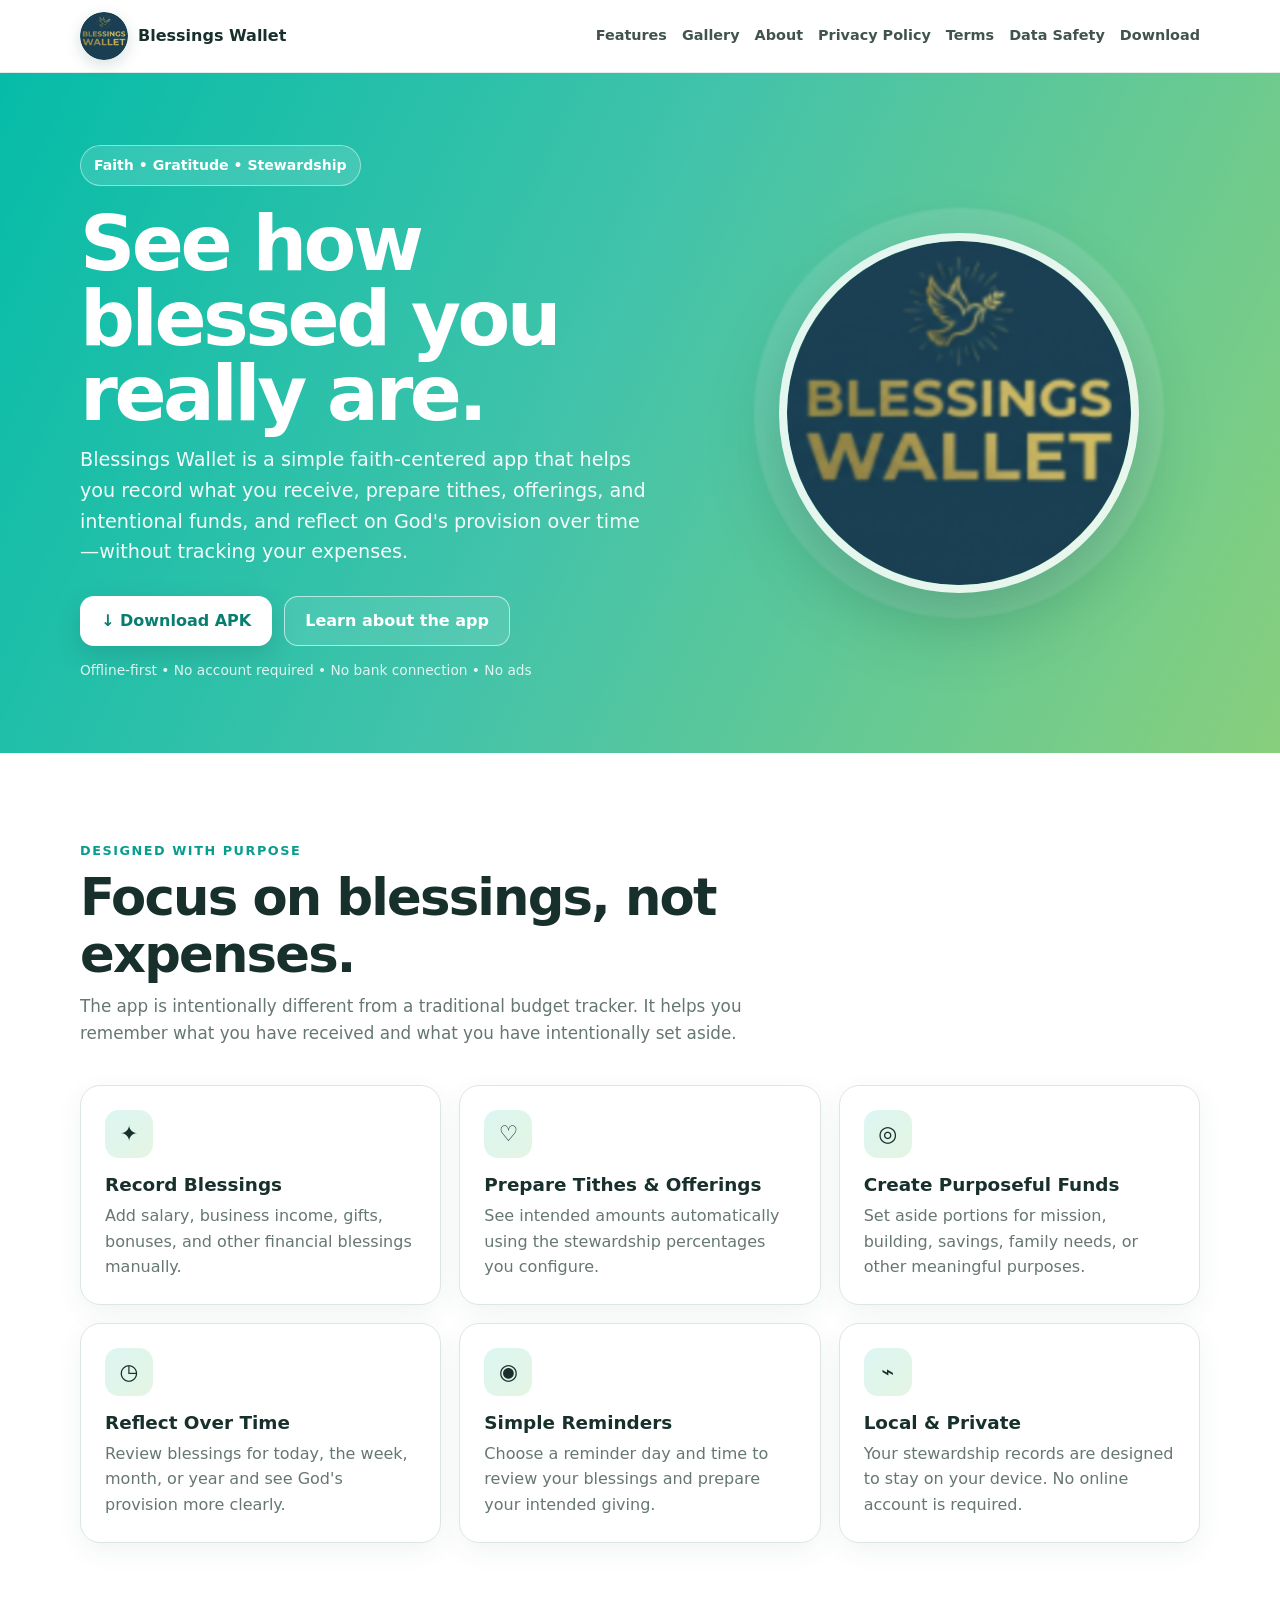
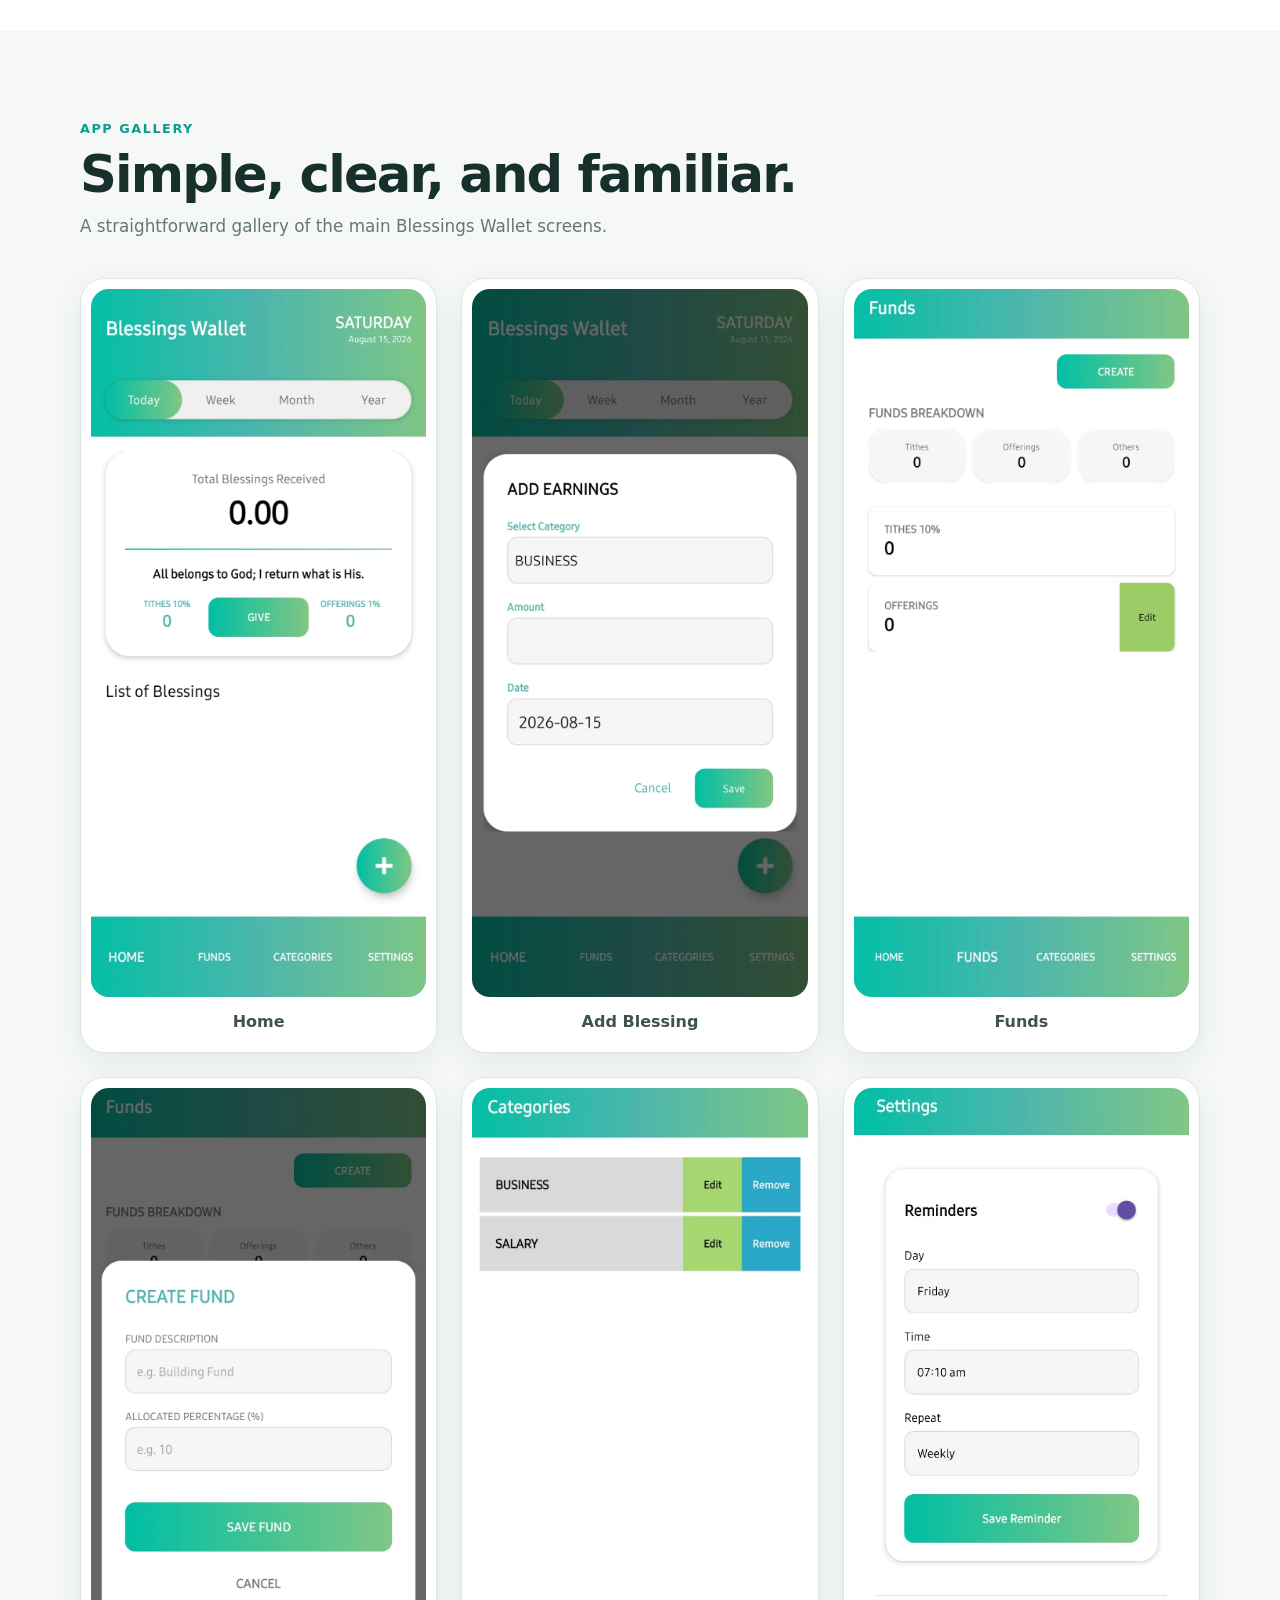
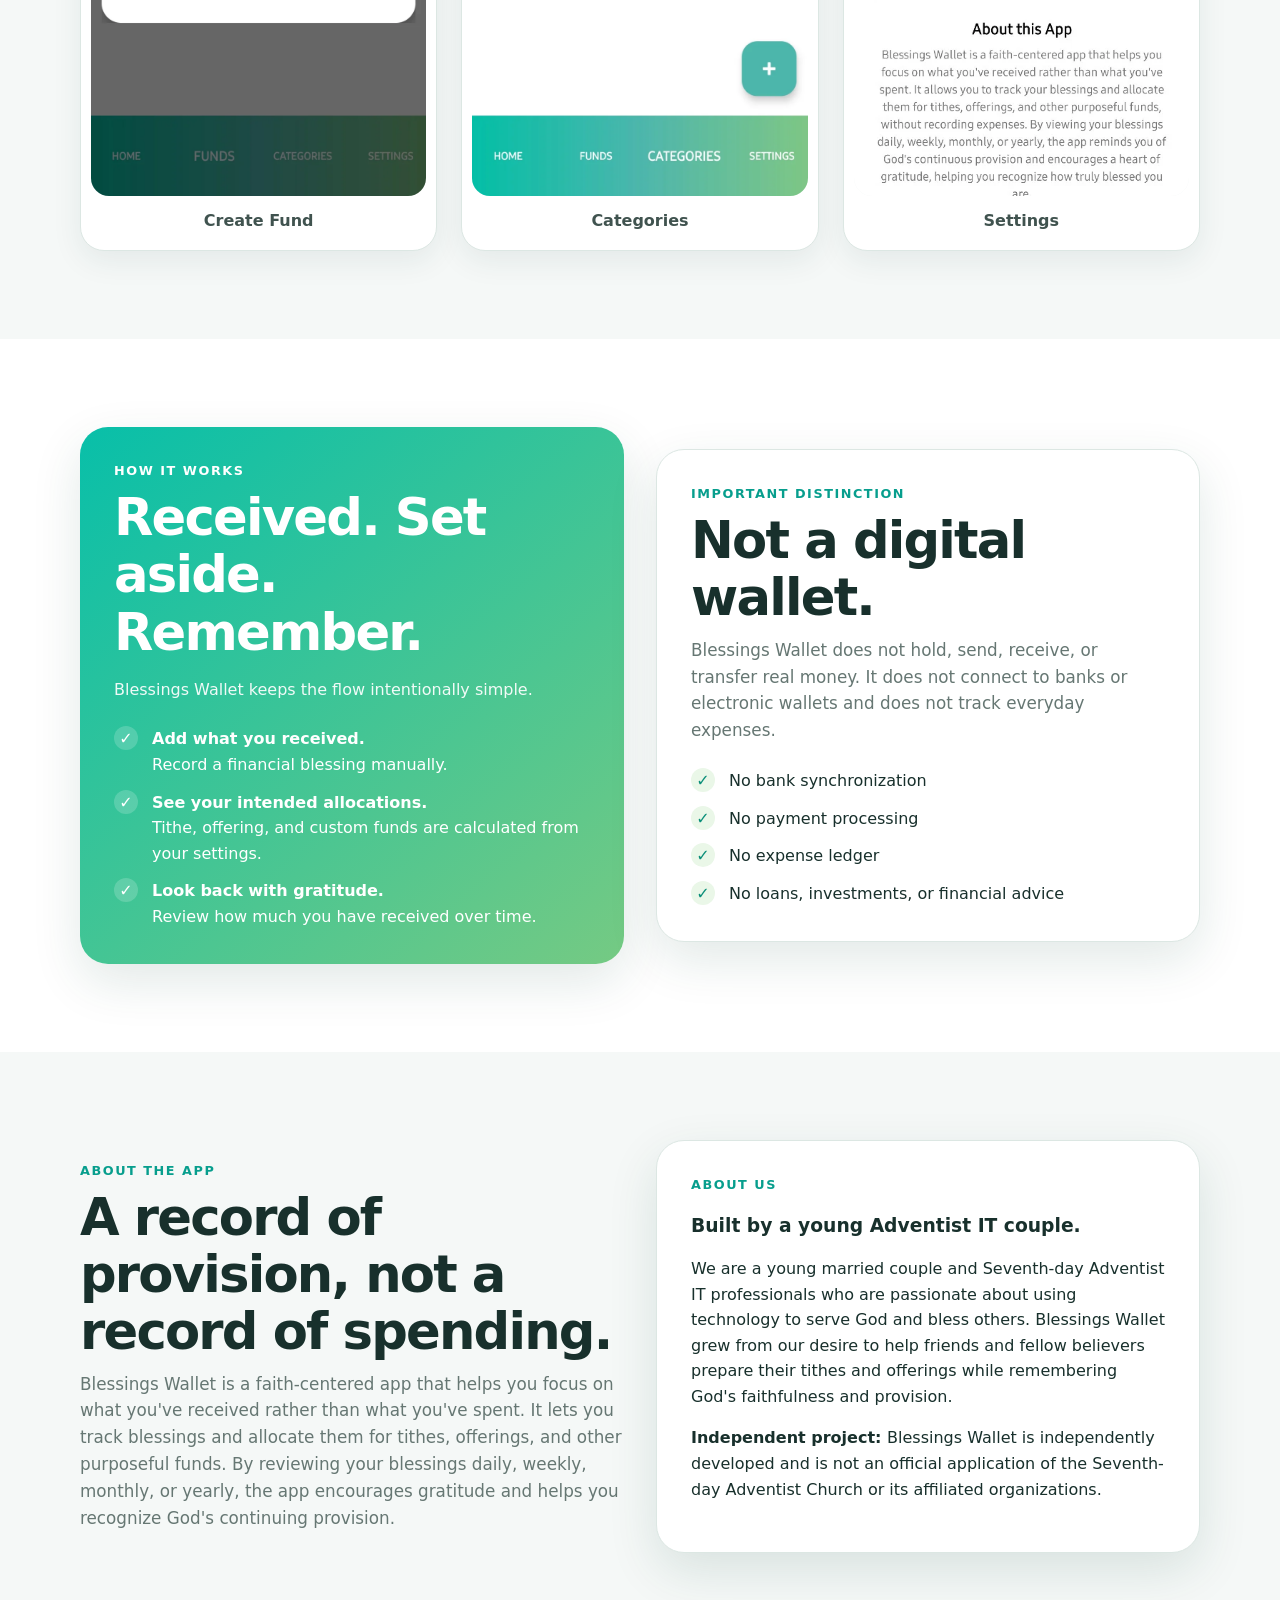
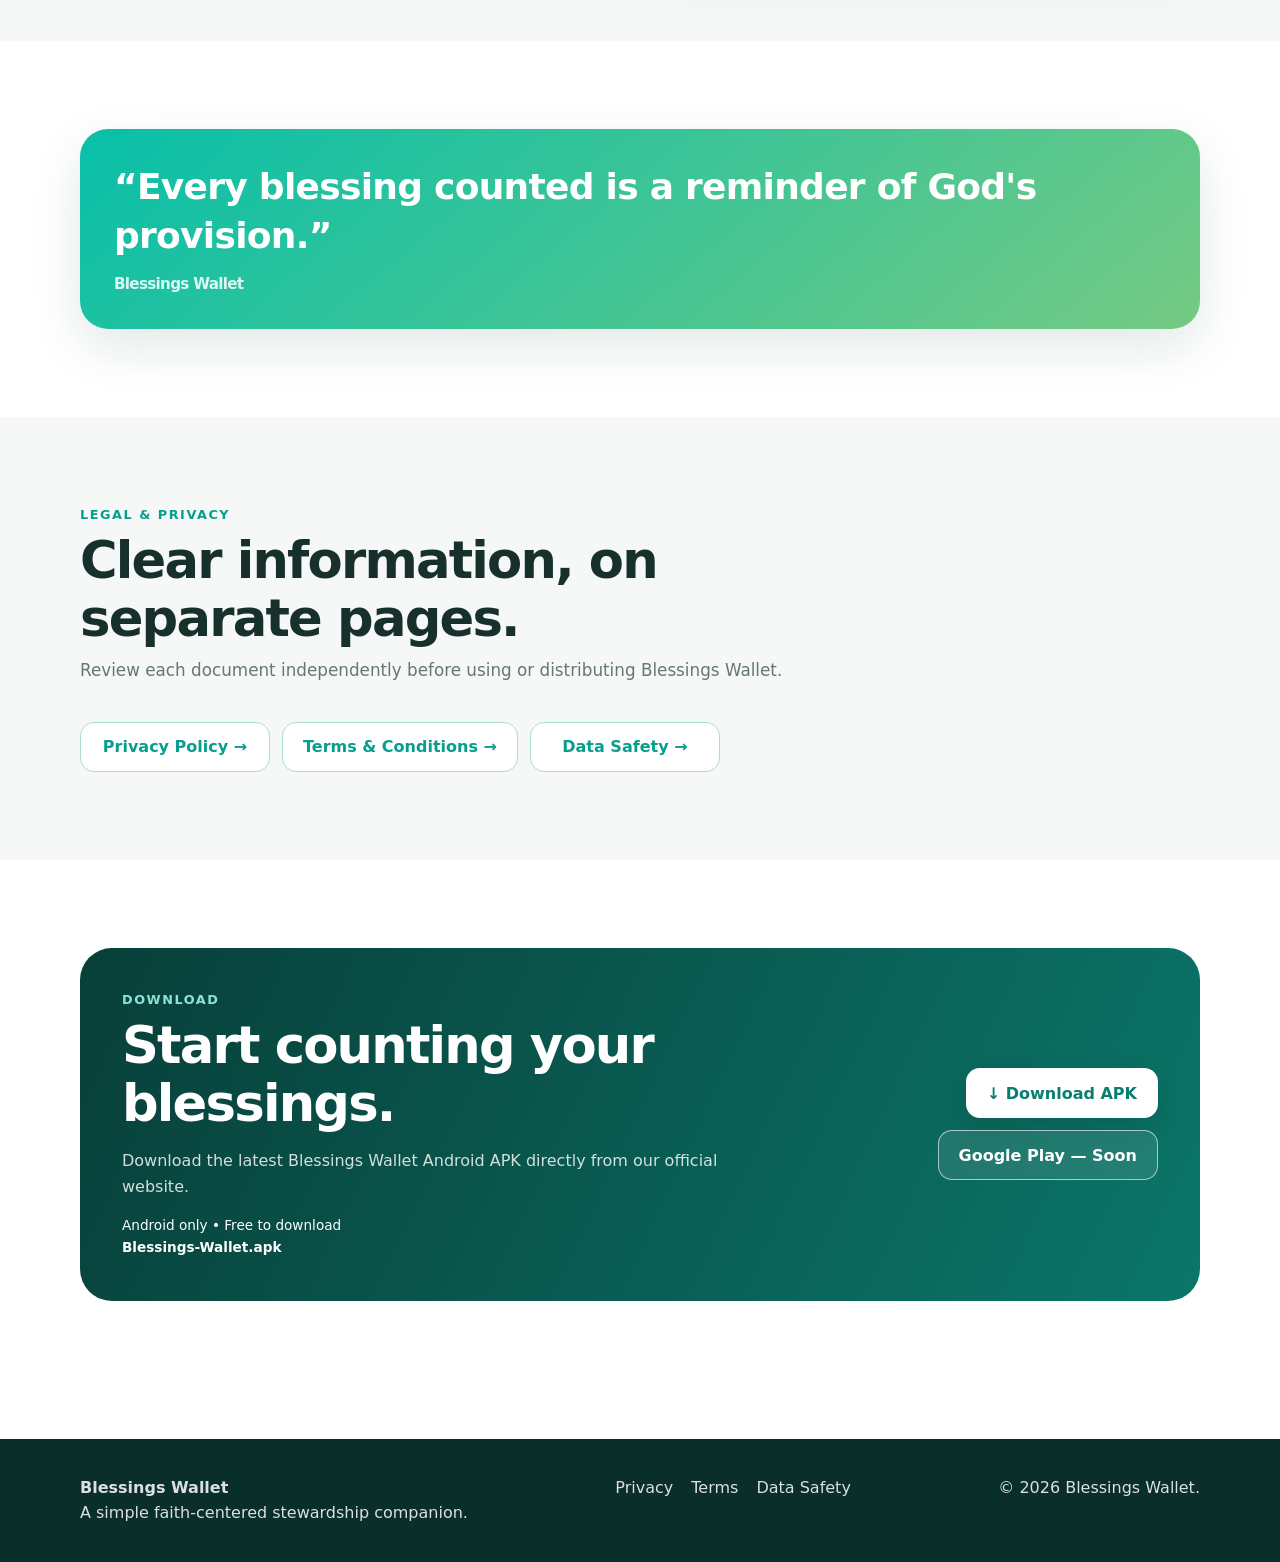
<file: index.html>
<!doctype html>
<html lang="en">

<head>
    <meta charset="utf-8">

    <meta
        name="viewport"
        content="width=device-width, initial-scale=1"
    >

    <meta
        name="theme-color"
        content="#08BFA9"
    >

    <meta
        name="description"
        content="Blessings Wallet helps you record blessings received, prepare tithes and offerings, and reflect on God's provision without tracking expenses."
    >

    <title>Blessings Wallet — Count Your Blessings</title>

    <link
        rel="icon"
        href="assets/img/blessings-wallet-logo.png"
        type="image/png"
    >

    <link
        rel="stylesheet"
        href="assets/css/style.css"
    >
</head>

<body>


<!-- =========================================================
     SKIP LINK
========================================================= -->

<a
    class="skip-link"
    href="#main"
>
    Skip to content
</a>


<!-- =========================================================
     HEADER
========================================================= -->

<header class="site-header">

    <div class="container nav">

        <a
            class="brand"
            href="index.html"
            aria-label="Blessings Wallet home"
        >

            <img
                src="assets/img/blessings-wallet-logo.png"
                alt="Blessings Wallet logo"
                width="48"
                height="48"
            >

            <span>
                Blessings Wallet
            </span>

        </a>


        <!-- Mobile menu -->
        <button
            class="menu-btn"
            data-menu
            type="button"
            aria-label="Open menu"
            aria-expanded="false"
        >
            ☰
        </button>


        <!-- Navigation -->
        <nav
            class="nav-links"
            data-nav
            aria-label="Main navigation"
        >

            <a href="#features">
                Features
            </a>

            <a href="#screens">
                Gallery
            </a>

            <a href="#about">
                About
            </a>

            <a href="privacy.html">
                Privacy Policy
            </a>

            <a href="terms.html">
                Terms
            </a>

            <a href="data-safety.html">
                Data Safety
            </a>

            <a href="#download">
                Download
            </a>

        </nav>

    </div>

</header>



<!-- =========================================================
     MAIN
========================================================= -->

<main id="main">


    <!-- =====================================================
         HERO
    ====================================================== -->

    <section class="hero">

        <div class="container hero-inner">


            <!-- Hero content -->
            <div>

                <span class="eyebrow">
                    Faith • Gratitude • Stewardship
                </span>


                <h1>
                    See how blessed you really are.
                </h1>


                <p>
                    Blessings Wallet is a simple faith-centered app
                    that helps you record what you receive, prepare
                    tithes, offerings, and intentional funds, and
                    reflect on God's provision over time—without
                    tracking your expenses.
                </p>


                <div class="hero-actions">


                    <!-- =================================================
                         APK DOWNLOAD

                         IMPORTANT:
                         Do NOT add data-apk-link here.

                         Because the APK is inside this repository,
                         we use the local relative path.
                    ================================================== -->

                    <a
                        class="btn btn-primary"
                        href="./downloads/Blessings-Wallet.apk"
                        download="Blessings-Wallet.apk"
                    >
                        ↓ Download APK
                    </a>


                    <a
                        class="btn btn-secondary"
                        href="#about"
                    >
                        Learn about the app
                    </a>

                </div>


                <p class="microcopy">
                    Offline-first • No account required •
                    No bank connection • No ads
                </p>

            </div>



            <!-- Hero logo -->
            <div
                class="hero-logo-wrap"
                aria-label="Blessings Wallet logo"
            >

                <img
                    class="hero-logo"
                    src="assets/img/blessings-wallet-logo.png"
                    alt="Blessings Wallet logo"
                >

            </div>

        </div>

    </section>



    <!-- =====================================================
         FEATURES
    ====================================================== -->

    <section
        id="features"
        class="section"
    >

        <div class="container">


            <div class="section-head">

                <div class="kicker">
                    Designed with purpose
                </div>

                <h2>
                    Focus on blessings, not expenses.
                </h2>

                <p class="lede">
                    The app is intentionally different from a
                    traditional budget tracker. It helps you remember
                    what you have received and what you have
                    intentionally set aside.
                </p>

            </div>



            <div class="feature-grid">


                <!-- Record Blessings -->
                <article class="feature">

                    <div class="feature-icon">
                        ✦
                    </div>

                    <h3>
                        Record Blessings
                    </h3>

                    <p>
                        Add salary, business income, gifts, bonuses,
                        and other financial blessings manually.
                    </p>

                </article>



                <!-- Tithes & Offerings -->
                <article class="feature">

                    <div class="feature-icon">
                        ♡
                    </div>

                    <h3>
                        Prepare Tithes & Offerings
                    </h3>

                    <p>
                        See intended amounts automatically using
                        the stewardship percentages you configure.
                    </p>

                </article>



                <!-- Funds -->
                <article class="feature">

                    <div class="feature-icon">
                        ◎
                    </div>

                    <h3>
                        Create Purposeful Funds
                    </h3>

                    <p>
                        Set aside portions for mission, building,
                        savings, family needs, or other meaningful
                        purposes.
                    </p>

                </article>



                <!-- Time -->
                <article class="feature">

                    <div class="feature-icon">
                        ◷
                    </div>

                    <h3>
                        Reflect Over Time
                    </h3>

                    <p>
                        Review blessings for today, the week,
                        month, or year and see God's provision
                        more clearly.
                    </p>

                </article>



                <!-- Reminders -->
                <article class="feature">

                    <div class="feature-icon">
                        ◉
                    </div>

                    <h3>
                        Simple Reminders
                    </h3>

                    <p>
                        Choose a reminder day and time to review
                        your blessings and prepare your intended
                        giving.
                    </p>

                </article>



                <!-- Privacy -->
                <article class="feature">

                    <div class="feature-icon">
                        ⌁
                    </div>

                    <h3>
                        Local & Private
                    </h3>

                    <p>
                        Your stewardship records are designed to
                        stay on your device. No online account
                        is required.
                    </p>

                </article>


            </div>

        </div>

    </section>



    <!-- =====================================================
         APP GALLERY
    ====================================================== -->

    <section
        id="screens"
        class="section section-soft"
    >

        <div class="container">


            <div class="section-head">

                <div class="kicker">
                    App Gallery
                </div>

                <h2>
                    Simple, clear, and familiar.
                </h2>

                <p class="lede">
                    A straightforward gallery of the main
                    Blessings Wallet screens.
                </p>

            </div>



            <div
                class="app-gallery"
                aria-label="Blessings Wallet app screenshot gallery"
            >


                <!-- Home -->
                <figure class="gallery-item">

                    <img
                        src="assets/img/home.webp"
                        alt="Blessings Wallet home screen"
                        loading="lazy"
                    >

                    <figcaption>
                        Home
                    </figcaption>

                </figure>



                <!-- Add Blessing -->
                <figure class="gallery-item">

                    <img
                        src="assets/img/add-blessing.webp"
                        alt="Add Blessing screen"
                        loading="lazy"
                    >

                    <figcaption>
                        Add Blessing
                    </figcaption>

                </figure>



                <!-- Funds -->
                <figure class="gallery-item">

                    <img
                        src="assets/img/funds.webp"
                        alt="Funds screen"
                        loading="lazy"
                    >

                    <figcaption>
                        Funds
                    </figcaption>

                </figure>



                <!-- Create Fund -->
                <figure class="gallery-item">

                    <img
                        src="assets/img/create-fund.webp"
                        alt="Create Fund screen"
                        loading="lazy"
                    >

                    <figcaption>
                        Create Fund
                    </figcaption>

                </figure>



                <!-- Categories -->
                <figure class="gallery-item">

                    <img
                        src="assets/img/categories.webp"
                        alt="Blessing Categories screen"
                        loading="lazy"
                    >

                    <figcaption>
                        Categories
                    </figcaption>

                </figure>



                <!-- Settings -->
                <figure class="gallery-item">

                    <img
                        src="assets/img/settings.webp"
                        alt="Settings screen"
                        loading="lazy"
                    >

                    <figcaption>
                        Settings
                    </figcaption>

                </figure>


            </div>

        </div>

    </section>



    <!-- =====================================================
         HOW IT WORKS
    ====================================================== -->

    <section class="section">

        <div class="container two-col">


            <!-- Process -->
            <div class="panel gradient">

                <div
                    class="kicker"
                    style="color:#fff;"
                >
                    How it works
                </div>


                <h2>
                    Received. Set aside. Remember.
                </h2>


                <p>
                    Blessings Wallet keeps the flow
                    intentionally simple.
                </p>


                <ul class="checks">


                    <li>

                        <span>

                            <strong>
                                Add what you received.
                            </strong>

                            <br>

                            Record a financial blessing manually.

                        </span>

                    </li>


                    <li>

                        <span>

                            <strong>
                                See your intended allocations.
                            </strong>

                            <br>

                            Tithe, offering, and custom funds are
                            calculated from your settings.

                        </span>

                    </li>


                    <li>

                        <span>

                            <strong>
                                Look back with gratitude.
                            </strong>

                            <br>

                            Review how much you have received
                            over time.

                        </span>

                    </li>


                </ul>

            </div>



            <!-- Distinction -->
            <div class="panel">


                <div class="kicker">
                    Important distinction
                </div>


                <h2>
                    Not a digital wallet.
                </h2>


                <p class="lede">

                    Blessings Wallet does not hold, send,
                    receive, or transfer real money.

                    It does not connect to banks or electronic
                    wallets and does not track everyday expenses.

                </p>


                <ul class="checks">


                    <li>
                        <span>
                            No bank synchronization
                        </span>
                    </li>


                    <li>
                        <span>
                            No payment processing
                        </span>
                    </li>


                    <li>
                        <span>
                            No expense ledger
                        </span>
                    </li>


                    <li>
                        <span>
                            No loans, investments, or financial advice
                        </span>
                    </li>


                </ul>

            </div>

        </div>

    </section>



    <!-- =====================================================
         ABOUT
    ====================================================== -->

    <section
        id="about"
        class="section section-soft"
    >

        <div class="container two-col">


            <!-- App -->
            <div>


                <div class="kicker">
                    About the App
                </div>


                <h2>
                    A record of provision,
                    not a record of spending.
                </h2>


                <p class="lede">

                    Blessings Wallet is a faith-centered app that
                    helps you focus on what you've received rather
                    than what you've spent.

                    It lets you track blessings and allocate them
                    for tithes, offerings, and other purposeful
                    funds.

                    By reviewing your blessings daily, weekly,
                    monthly, or yearly, the app encourages
                    gratitude and helps you recognize God's
                    continuing provision.

                </p>

            </div>



            <!-- Developers -->
            <div class="panel">


                <div class="kicker">
                    About Us
                </div>


                <h3>
                    Built by a young Adventist IT couple.
                </h3>


                <p>

                    We are a young married couple and
                    Seventh-day Adventist IT professionals who
                    are passionate about using technology to
                    serve God and bless others.

                    Blessings Wallet grew from our desire to
                    help friends and fellow believers prepare
                    their tithes and offerings while remembering
                    God's faithfulness and provision.

                </p>


                <p>

                    <strong>
                        Independent project:
                    </strong>

                    Blessings Wallet is independently developed
                    and is not an official application of the
                    Seventh-day Adventist Church or its affiliated
                    organizations.

                </p>


            </div>

        </div>

    </section>



    <!-- =====================================================
         QUOTE
    ====================================================== -->

    <section class="section">

        <div class="container">


            <div class="panel gradient">


                <blockquote class="quote">

                    “Every blessing counted is a reminder
                    of God's provision.”

                    <small>
                        Blessings Wallet
                    </small>

                </blockquote>


            </div>

        </div>

    </section>



    <!-- =====================================================
         LEGAL
    ====================================================== -->

    <section
        id="legal"
        class="section section-soft"
    >

        <div class="container">


            <div class="section-head">


                <div class="kicker">
                    Legal & Privacy
                </div>


                <h2>
                    Clear information,
                    on separate pages.
                </h2>


                <p class="lede">

                    Review each document independently
                    before using or distributing
                    Blessings Wallet.

                </p>


            </div>



            <div
                class="legal-links"
                aria-label="Legal and privacy links"
            >


                <a
                    class="btn btn-outline legal-link-btn"
                    href="privacy.html"
                >
                    Privacy Policy →
                </a>


                <a
                    class="btn btn-outline legal-link-btn"
                    href="terms.html"
                >
                    Terms & Conditions →
                </a>


                <a
                    class="btn btn-outline legal-link-btn"
                    href="data-safety.html"
                >
                    Data Safety →
                </a>


            </div>

        </div>

    </section>



    <!-- =====================================================
         DOWNLOAD
    ====================================================== -->

    <section
        id="download"
        class="section"
    >

        <div class="container">


            <div class="download-card">


                <!-- Text -->
                <div>


                    <div
                        class="kicker"
                        style="color:#8fe2d6;"
                    >
                        Download
                    </div>


                    <h2>
                        Start counting your blessings.
                    </h2>


                    <p>

                        Download the latest Blessings Wallet
                        Android APK directly from our official
                        website.

                    </p>


                    <div class="download-note">

                        Android only • Free to download

                        <br>

                        <strong>
                            Blessings-Wallet.apk
                        </strong>

                    </div>


                </div>



                <!-- Buttons -->
                <div class="download-actions">


                    <!-- APK DOWNLOAD -->
                    <a
                        class="btn btn-primary"
                        href="./downloads/Blessings-Wallet.apk"
                        download="Blessings-Wallet.apk"
                    >
                        ↓ Download APK
                    </a>


                    <!-- Google Play -->
                    <a
                        class="btn btn-secondary"
                        data-play-link
                        href="#"
                        aria-disabled="true"
                    >
                        Google Play — Soon
                    </a>


                </div>


            </div>

        </div>

    </section>


</main>



<!-- =========================================================
     FOOTER
========================================================= -->

<footer class="site-footer">

    <div class="container footer-inner">


        <div>

            <strong>
                Blessings Wallet
            </strong>

            <br>

            <span>
                A simple faith-centered stewardship companion.
            </span>

        </div>



        <div class="footer-links">

            <a href="privacy.html">
                Privacy
            </a>

            <a href="terms.html">
                Terms
            </a>

            <a href="data-safety.html">
                Data Safety
            </a>

        </div>



        <div>

            © <span data-year></span>
            Blessings Wallet.

        </div>


    </div>

</footer>



<!-- =========================================================
     JAVASCRIPT
========================================================= -->

<script src="assets/js/config.js"></script>
<script src="assets/js/main.js"></script>


</body>

</html>
</file>
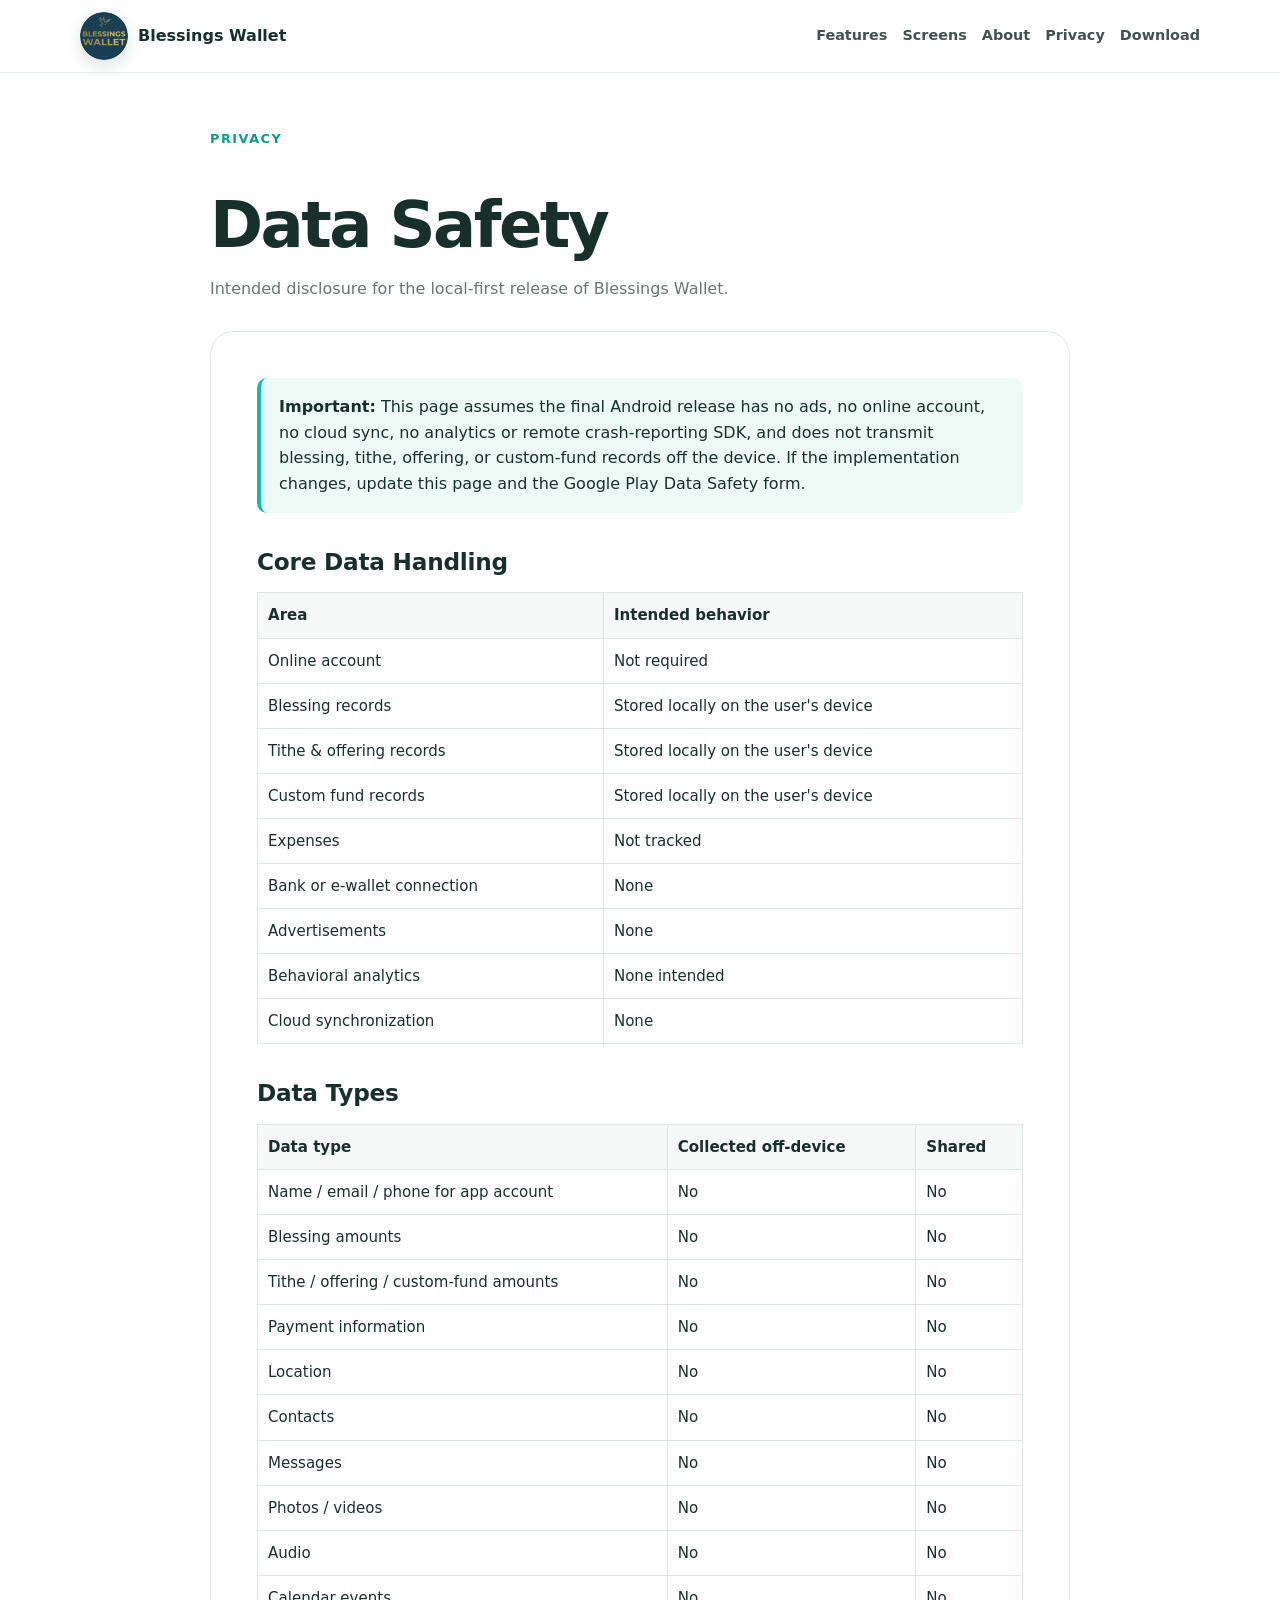
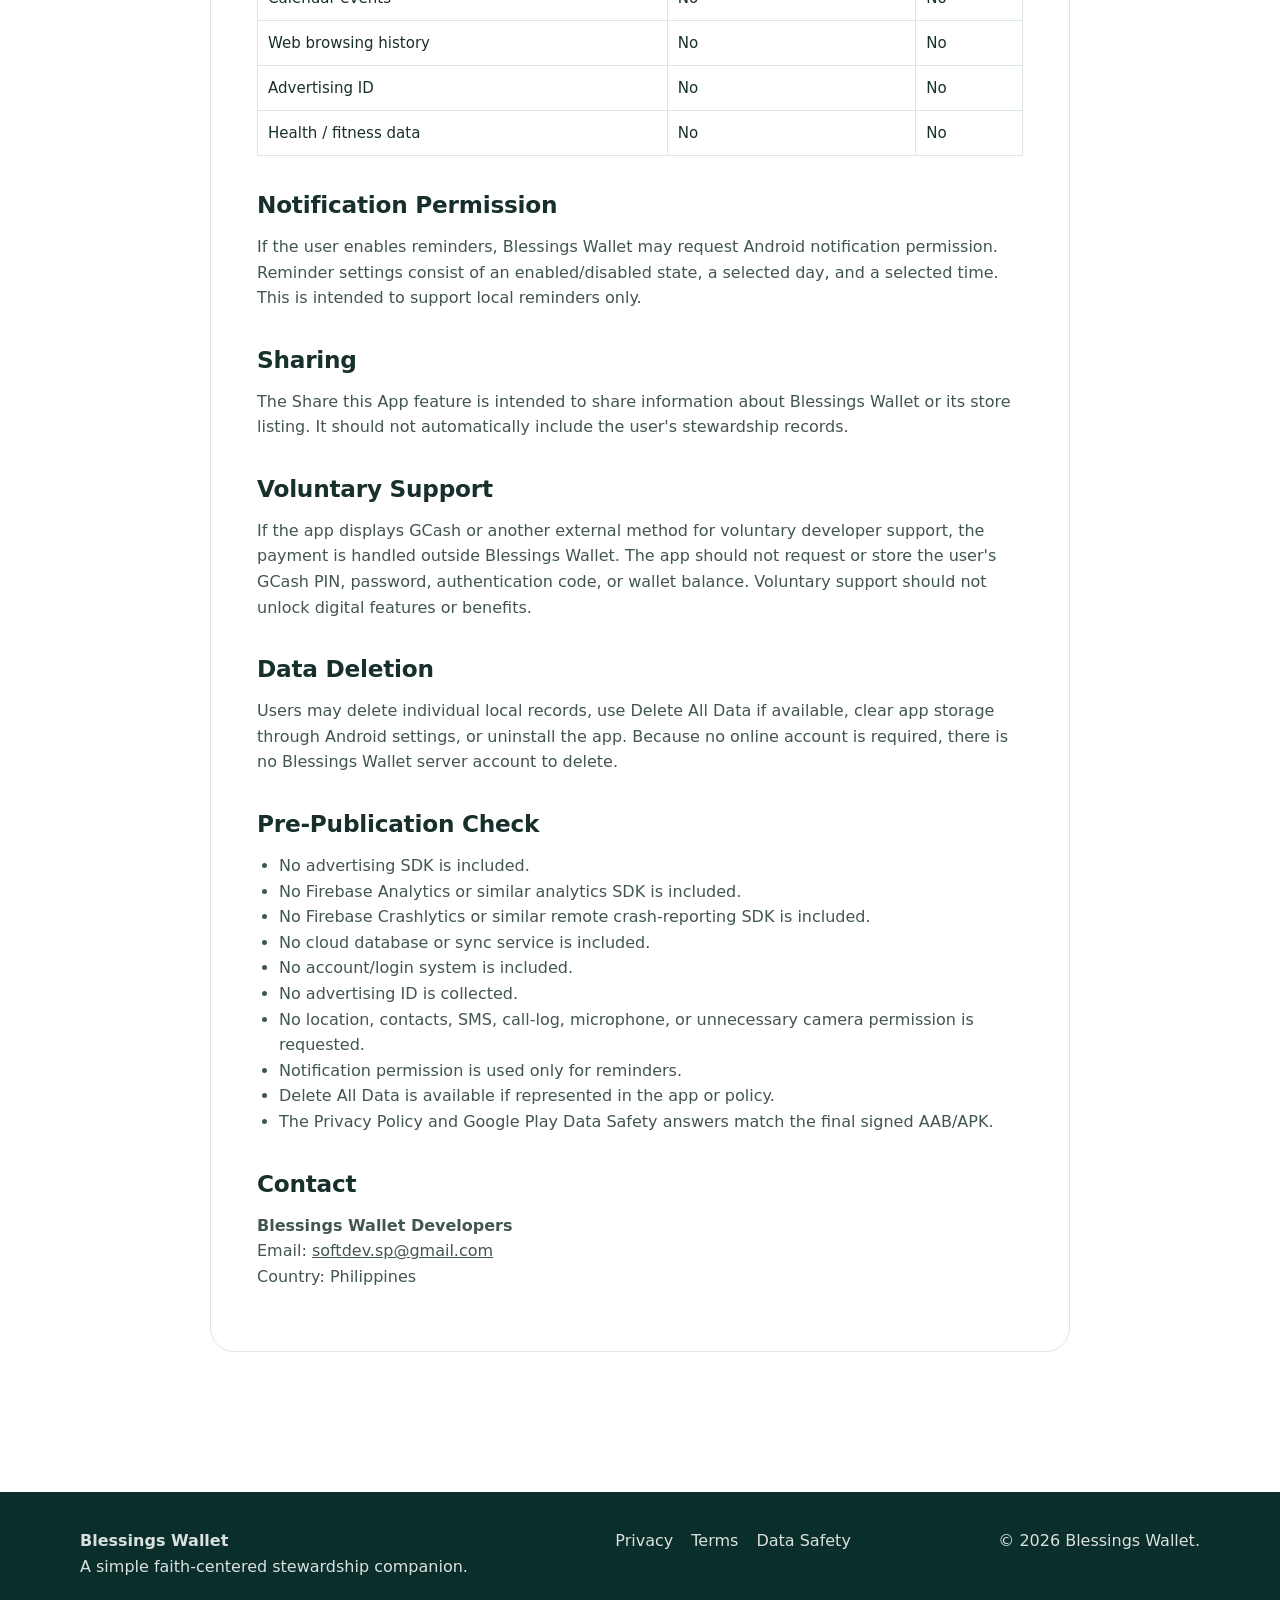
<file: data-safety.html>
<!doctype html>
<html lang="en">
<head>
  <meta charset="utf-8">
  <meta name="viewport" content="width=device-width,initial-scale=1">
  <meta name="theme-color" content="#08BFA9">
  <meta name="description" content="Blessings Wallet Data Safety">
  <title>Data Safety — Blessings Wallet</title>
  <link rel="icon" href="assets/img/blessings-wallet-logo.png" type="image/png">
  <link rel="stylesheet" href="assets/css/style.css">
</head>
<body class="legal-page">
<a class="skip-link" href="#main">Skip to content</a>
<header class="site-header">
  <div class="container nav">
    <a class="brand" href="index.html" aria-label="Blessings Wallet home">
      <img src="assets/img/blessings-wallet-logo.png" alt="Blessings Wallet logo" width="48" height="48">
      <span>Blessings Wallet</span>
    </a>
    <button class="menu-btn" data-menu type="button" aria-label="Open menu" aria-expanded="false">☰</button>
    <nav class="nav-links" data-nav aria-label="Main navigation">
      <a href="index.html#features">Features</a>
      <a href="index.html#screens">Screens</a>
      <a href="index.html#about">About</a>
      <a href="index.html#privacy">Privacy</a>
      <a href="index.html#download">Download</a>
    </nav>
  </div>
</header>
<main id="main">
  <div class="container legal-shell">
    <div class="kicker">Privacy</div>
    <h1>Data Safety</h1>
    <p class="meta">Intended disclosure for the local-first release of Blessings Wallet.</p>

    <article class="legal-content">
      <div class="notice"><strong>Important:</strong> This page assumes the final Android release has no ads, no online account, no cloud sync, no analytics or remote crash-reporting SDK, and does not transmit blessing, tithe, offering, or custom-fund records off the device. If the implementation changes, update this page and the Google Play Data Safety form.</div>

      <h2>Core Data Handling</h2>
      <table>
        <thead><tr><th>Area</th><th>Intended behavior</th></tr></thead>
        <tbody>
          <tr><td>Online account</td><td>Not required</td></tr>
          <tr><td>Blessing records</td><td>Stored locally on the user's device</td></tr>
          <tr><td>Tithe & offering records</td><td>Stored locally on the user's device</td></tr>
          <tr><td>Custom fund records</td><td>Stored locally on the user's device</td></tr>
          <tr><td>Expenses</td><td>Not tracked</td></tr>
          <tr><td>Bank or e-wallet connection</td><td>None</td></tr>
          <tr><td>Advertisements</td><td>None</td></tr>
          <tr><td>Behavioral analytics</td><td>None intended</td></tr>
          <tr><td>Cloud synchronization</td><td>None</td></tr>
        </tbody>
      </table>

      <h2>Data Types</h2>
      <table>
        <thead><tr><th>Data type</th><th>Collected off-device</th><th>Shared</th></tr></thead>
        <tbody>
          <tr><td>Name / email / phone for app account</td><td>No</td><td>No</td></tr>
          <tr><td>Blessing amounts</td><td>No</td><td>No</td></tr>
          <tr><td>Tithe / offering / custom-fund amounts</td><td>No</td><td>No</td></tr>
          <tr><td>Payment information</td><td>No</td><td>No</td></tr>
          <tr><td>Location</td><td>No</td><td>No</td></tr>
          <tr><td>Contacts</td><td>No</td><td>No</td></tr>
          <tr><td>Messages</td><td>No</td><td>No</td></tr>
          <tr><td>Photos / videos</td><td>No</td><td>No</td></tr>
          <tr><td>Audio</td><td>No</td><td>No</td></tr>
          <tr><td>Calendar events</td><td>No</td><td>No</td></tr>
          <tr><td>Web browsing history</td><td>No</td><td>No</td></tr>
          <tr><td>Advertising ID</td><td>No</td><td>No</td></tr>
          <tr><td>Health / fitness data</td><td>No</td><td>No</td></tr>
        </tbody>
      </table>

      <h2>Notification Permission</h2>
      <p>If the user enables reminders, Blessings Wallet may request Android notification permission. Reminder settings consist of an enabled/disabled state, a selected day, and a selected time. This is intended to support local reminders only.</p>

      <h2>Sharing</h2>
      <p>The Share this App feature is intended to share information about Blessings Wallet or its store listing. It should not automatically include the user's stewardship records.</p>

      <h2>Voluntary Support</h2>
      <p>If the app displays GCash or another external method for voluntary developer support, the payment is handled outside Blessings Wallet. The app should not request or store the user's GCash PIN, password, authentication code, or wallet balance. Voluntary support should not unlock digital features or benefits.</p>

      <h2>Data Deletion</h2>
      <p>Users may delete individual local records, use Delete All Data if available, clear app storage through Android settings, or uninstall the app. Because no online account is required, there is no Blessings Wallet server account to delete.</p>

      <h2>Pre-Publication Check</h2>
      <ul>
        <li>No advertising SDK is included.</li>
        <li>No Firebase Analytics or similar analytics SDK is included.</li>
        <li>No Firebase Crashlytics or similar remote crash-reporting SDK is included.</li>
        <li>No cloud database or sync service is included.</li>
        <li>No account/login system is included.</li>
        <li>No advertising ID is collected.</li>
        <li>No location, contacts, SMS, call-log, microphone, or unnecessary camera permission is requested.</li>
        <li>Notification permission is used only for reminders.</li>
        <li>Delete All Data is available if represented in the app or policy.</li>
        <li>The Privacy Policy and Google Play Data Safety answers match the final signed AAB/APK.</li>
      </ul>

      <h2>Contact</h2>
      <p><strong>Blessings Wallet Developers</strong><br>
      Email: <a data-support-email href="mailto:softdev.sp@gmail.com">softdev.sp@gmail.com</a><br>
      Country: Philippines</p>
    </article>
  </div>
</main>
<footer class="site-footer">
  <div class="container footer-inner">
    <div>
      <strong>Blessings Wallet</strong><br>
      <span>A simple faith-centered stewardship companion.</span>
    </div>
    <div class="footer-links">
      <a href="privacy.html">Privacy</a>
      <a href="terms.html">Terms</a>
      <a href="data-safety.html">Data Safety</a>
    </div>
    <div>© <span data-year></span> Blessings Wallet.</div>
  </div>
</footer>
<script src="assets/js/config.js"></script>
<script src="assets/js/main.js"></script>
</body>
</html>
</file>
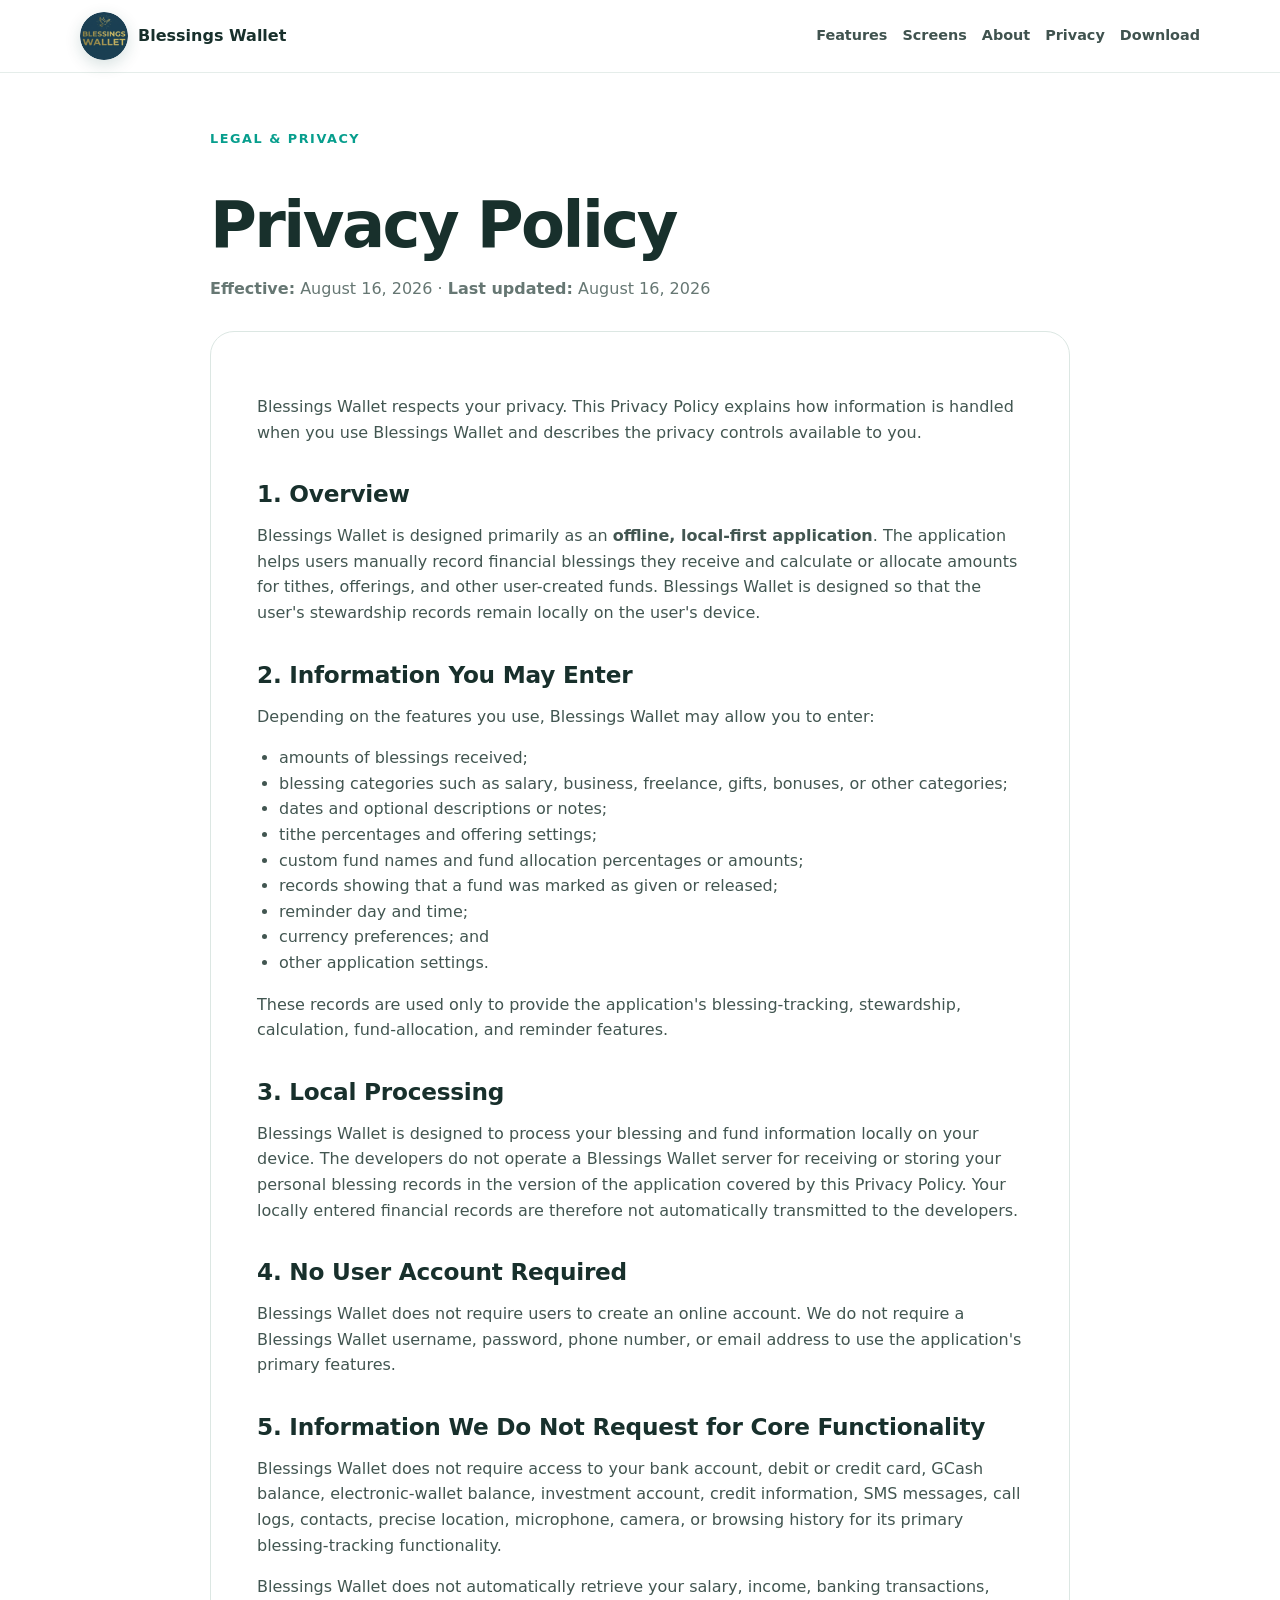
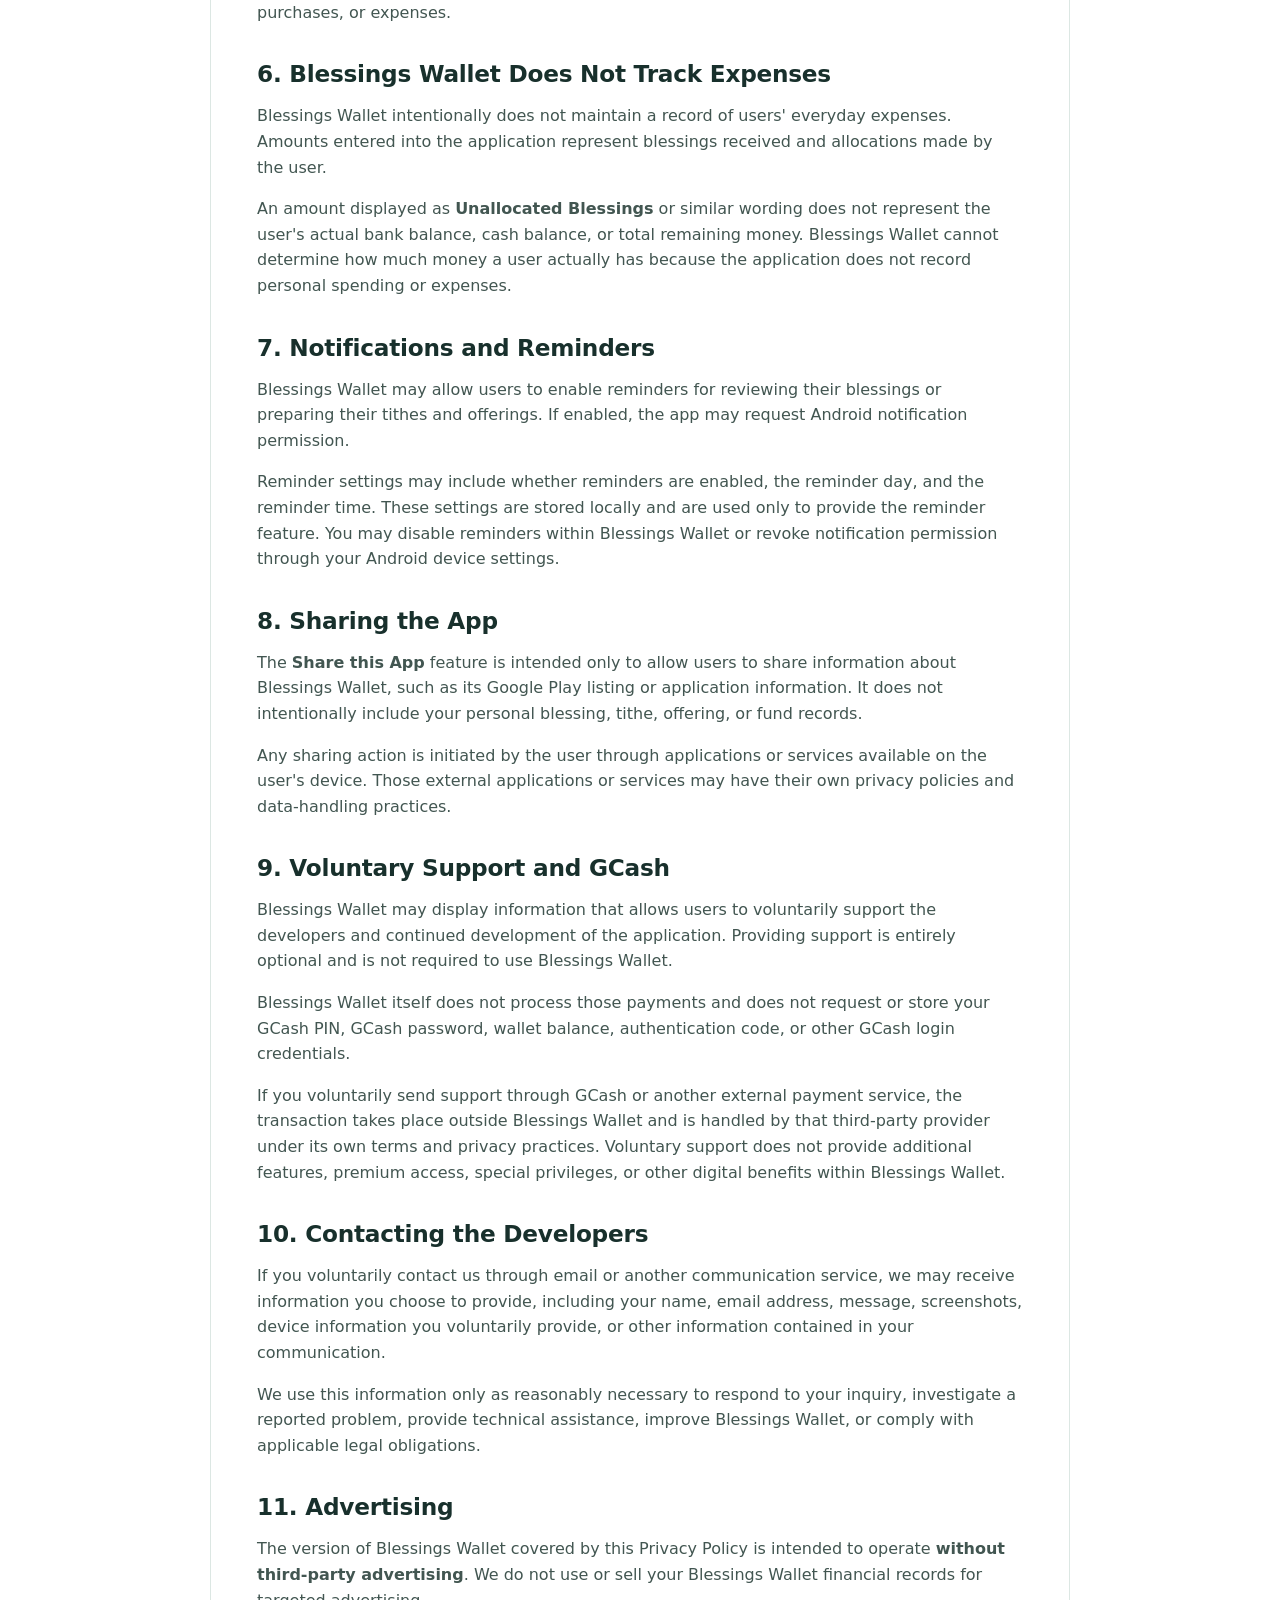
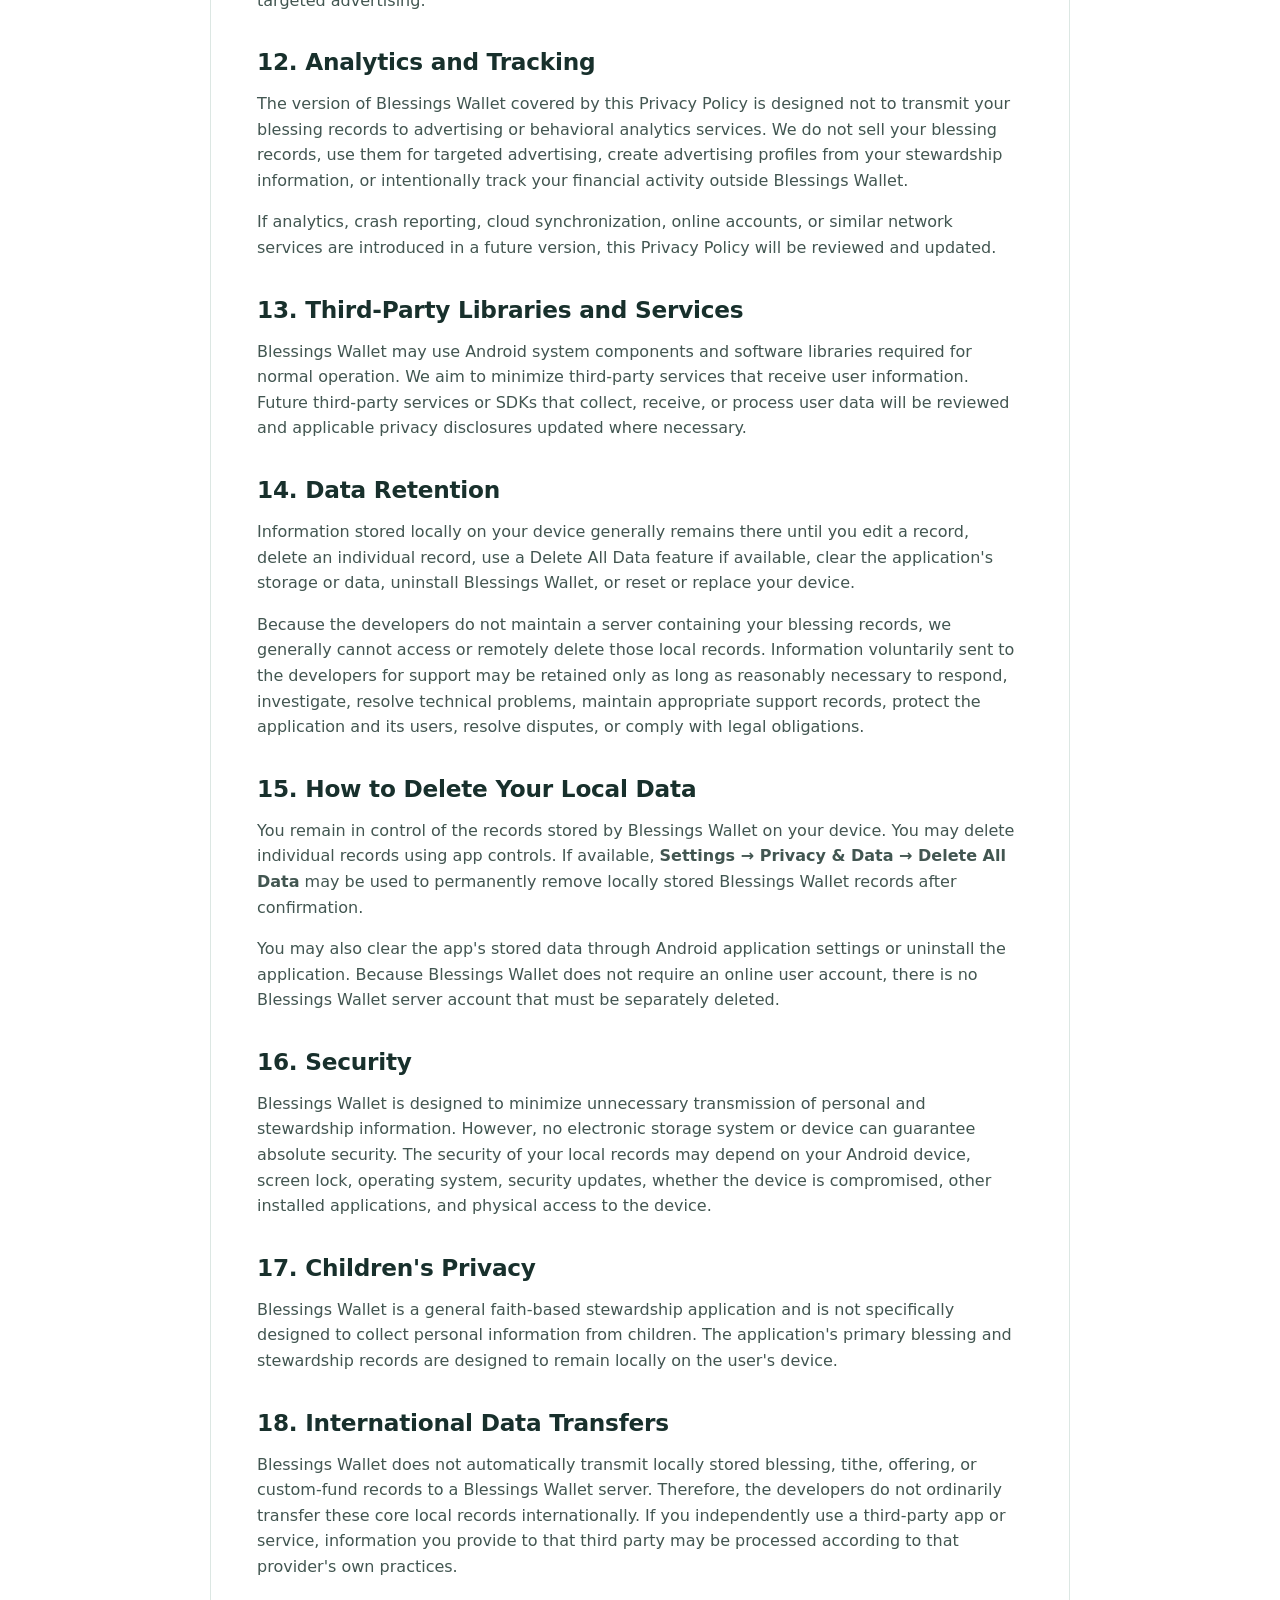
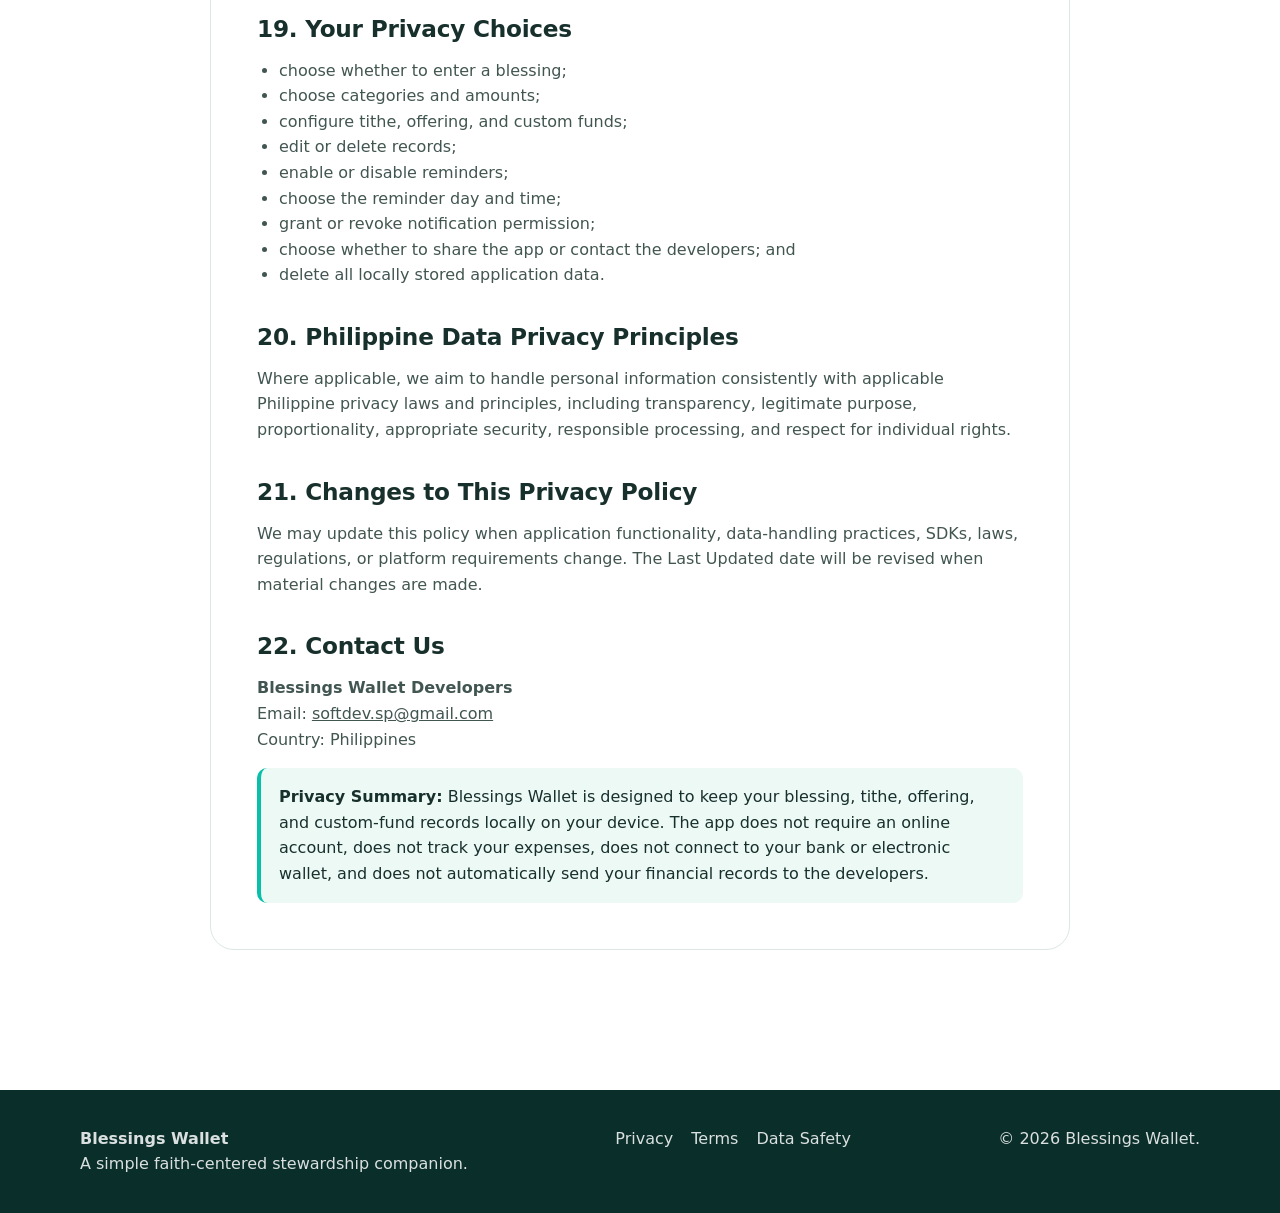
<file: privacy.html>
<!doctype html>
<html lang="en">
<head>
  <meta charset="utf-8">
  <meta name="viewport" content="width=device-width,initial-scale=1">
  <meta name="theme-color" content="#08BFA9">
  <meta name="description" content="Blessings Wallet Privacy Policy">
  <title>Privacy Policy — Blessings Wallet</title>
  <link rel="icon" href="assets/img/blessings-wallet-logo.png" type="image/png">
  <link rel="stylesheet" href="assets/css/style.css">
</head>
<body class="legal-page">
<a class="skip-link" href="#main">Skip to content</a>
<header class="site-header">
  <div class="container nav">
    <a class="brand" href="index.html" aria-label="Blessings Wallet home">
      <img src="assets/img/blessings-wallet-logo.png" alt="Blessings Wallet logo" width="48" height="48">
      <span>Blessings Wallet</span>
    </a>
    <button class="menu-btn" data-menu type="button" aria-label="Open menu" aria-expanded="false">☰</button>
    <nav class="nav-links" data-nav aria-label="Main navigation">
      <a href="index.html#features">Features</a>
      <a href="index.html#screens">Screens</a>
      <a href="index.html#about">About</a>
      <a href="index.html#privacy">Privacy</a>
      <a href="index.html#download">Download</a>
    </nav>
  </div>
</header>
<main id="main">
  <div class="container legal-shell">
    <div class="kicker">Legal & Privacy</div>
    <h1>Privacy Policy</h1>
    <p class="meta"><strong>Effective:</strong> August 16, 2026 · <strong>Last updated:</strong> August 16, 2026</p>

    <article class="legal-content">
      <p>Blessings Wallet respects your privacy. This Privacy Policy explains how information is handled when you use Blessings Wallet and describes the privacy controls available to you.</p>

      <h2>1. Overview</h2>
      <p>Blessings Wallet is designed primarily as an <strong>offline, local-first application</strong>. The application helps users manually record financial blessings they receive and calculate or allocate amounts for tithes, offerings, and other user-created funds. Blessings Wallet is designed so that the user's stewardship records remain locally on the user's device.</p>

      <h2>2. Information You May Enter</h2>
      <p>Depending on the features you use, Blessings Wallet may allow you to enter:</p>
      <ul>
        <li>amounts of blessings received;</li>
        <li>blessing categories such as salary, business, freelance, gifts, bonuses, or other categories;</li>
        <li>dates and optional descriptions or notes;</li>
        <li>tithe percentages and offering settings;</li>
        <li>custom fund names and fund allocation percentages or amounts;</li>
        <li>records showing that a fund was marked as given or released;</li>
        <li>reminder day and time;</li>
        <li>currency preferences; and</li>
        <li>other application settings.</li>
      </ul>
      <p>These records are used only to provide the application's blessing-tracking, stewardship, calculation, fund-allocation, and reminder features.</p>

      <h2>3. Local Processing</h2>
      <p>Blessings Wallet is designed to process your blessing and fund information locally on your device. The developers do not operate a Blessings Wallet server for receiving or storing your personal blessing records in the version of the application covered by this Privacy Policy. Your locally entered financial records are therefore not automatically transmitted to the developers.</p>

      <h2>4. No User Account Required</h2>
      <p>Blessings Wallet does not require users to create an online account. We do not require a Blessings Wallet username, password, phone number, or email address to use the application's primary features.</p>

      <h2>5. Information We Do Not Request for Core Functionality</h2>
      <p>Blessings Wallet does not require access to your bank account, debit or credit card, GCash balance, electronic-wallet balance, investment account, credit information, SMS messages, call logs, contacts, precise location, microphone, camera, or browsing history for its primary blessing-tracking functionality.</p>
      <p>Blessings Wallet does not automatically retrieve your salary, income, banking transactions, purchases, or expenses.</p>

      <h2>6. Blessings Wallet Does Not Track Expenses</h2>
      <p>Blessings Wallet intentionally does not maintain a record of users' everyday expenses. Amounts entered into the application represent blessings received and allocations made by the user.</p>
      <p>An amount displayed as <strong>Unallocated Blessings</strong> or similar wording does not represent the user's actual bank balance, cash balance, or total remaining money. Blessings Wallet cannot determine how much money a user actually has because the application does not record personal spending or expenses.</p>

      <h2>7. Notifications and Reminders</h2>
      <p>Blessings Wallet may allow users to enable reminders for reviewing their blessings or preparing their tithes and offerings. If enabled, the app may request Android notification permission.</p>
      <p>Reminder settings may include whether reminders are enabled, the reminder day, and the reminder time. These settings are stored locally and are used only to provide the reminder feature. You may disable reminders within Blessings Wallet or revoke notification permission through your Android device settings.</p>

      <h2>8. Sharing the App</h2>
      <p>The <strong>Share this App</strong> feature is intended only to allow users to share information about Blessings Wallet, such as its Google Play listing or application information. It does not intentionally include your personal blessing, tithe, offering, or fund records.</p>
      <p>Any sharing action is initiated by the user through applications or services available on the user's device. Those external applications or services may have their own privacy policies and data-handling practices.</p>

      <h2>9. Voluntary Support and GCash</h2>
      <p>Blessings Wallet may display information that allows users to voluntarily support the developers and continued development of the application. Providing support is entirely optional and is not required to use Blessings Wallet.</p>
      <p>Blessings Wallet itself does not process those payments and does not request or store your GCash PIN, GCash password, wallet balance, authentication code, or other GCash login credentials.</p>
      <p>If you voluntarily send support through GCash or another external payment service, the transaction takes place outside Blessings Wallet and is handled by that third-party provider under its own terms and privacy practices. Voluntary support does not provide additional features, premium access, special privileges, or other digital benefits within Blessings Wallet.</p>

      <h2>10. Contacting the Developers</h2>
      <p>If you voluntarily contact us through email or another communication service, we may receive information you choose to provide, including your name, email address, message, screenshots, device information you voluntarily provide, or other information contained in your communication.</p>
      <p>We use this information only as reasonably necessary to respond to your inquiry, investigate a reported problem, provide technical assistance, improve Blessings Wallet, or comply with applicable legal obligations.</p>

      <h2>11. Advertising</h2>
      <p>The version of Blessings Wallet covered by this Privacy Policy is intended to operate <strong>without third-party advertising</strong>. We do not use or sell your Blessings Wallet financial records for targeted advertising.</p>

      <h2>12. Analytics and Tracking</h2>
      <p>The version of Blessings Wallet covered by this Privacy Policy is designed not to transmit your blessing records to advertising or behavioral analytics services. We do not sell your blessing records, use them for targeted advertising, create advertising profiles from your stewardship information, or intentionally track your financial activity outside Blessings Wallet.</p>
      <p>If analytics, crash reporting, cloud synchronization, online accounts, or similar network services are introduced in a future version, this Privacy Policy will be reviewed and updated.</p>

      <h2>13. Third-Party Libraries and Services</h2>
      <p>Blessings Wallet may use Android system components and software libraries required for normal operation. We aim to minimize third-party services that receive user information. Future third-party services or SDKs that collect, receive, or process user data will be reviewed and applicable privacy disclosures updated where necessary.</p>

      <h2>14. Data Retention</h2>
      <p>Information stored locally on your device generally remains there until you edit a record, delete an individual record, use a Delete All Data feature if available, clear the application's storage or data, uninstall Blessings Wallet, or reset or replace your device.</p>
      <p>Because the developers do not maintain a server containing your blessing records, we generally cannot access or remotely delete those local records. Information voluntarily sent to the developers for support may be retained only as long as reasonably necessary to respond, investigate, resolve technical problems, maintain appropriate support records, protect the application and its users, resolve disputes, or comply with legal obligations.</p>

      <h2>15. How to Delete Your Local Data</h2>
      <p>You remain in control of the records stored by Blessings Wallet on your device. You may delete individual records using app controls. If available, <strong>Settings → Privacy & Data → Delete All Data</strong> may be used to permanently remove locally stored Blessings Wallet records after confirmation.</p>
      <p>You may also clear the app's stored data through Android application settings or uninstall the application. Because Blessings Wallet does not require an online user account, there is no Blessings Wallet server account that must be separately deleted.</p>

      <h2>16. Security</h2>
      <p>Blessings Wallet is designed to minimize unnecessary transmission of personal and stewardship information. However, no electronic storage system or device can guarantee absolute security. The security of your local records may depend on your Android device, screen lock, operating system, security updates, whether the device is compromised, other installed applications, and physical access to the device.</p>

      <h2>17. Children's Privacy</h2>
      <p>Blessings Wallet is a general faith-based stewardship application and is not specifically designed to collect personal information from children. The application's primary blessing and stewardship records are designed to remain locally on the user's device.</p>

      <h2>18. International Data Transfers</h2>
      <p>Blessings Wallet does not automatically transmit locally stored blessing, tithe, offering, or custom-fund records to a Blessings Wallet server. Therefore, the developers do not ordinarily transfer these core local records internationally. If you independently use a third-party app or service, information you provide to that third party may be processed according to that provider's own practices.</p>

      <h2>19. Your Privacy Choices</h2>
      <ul>
        <li>choose whether to enter a blessing;</li>
        <li>choose categories and amounts;</li>
        <li>configure tithe, offering, and custom funds;</li>
        <li>edit or delete records;</li>
        <li>enable or disable reminders;</li>
        <li>choose the reminder day and time;</li>
        <li>grant or revoke notification permission;</li>
        <li>choose whether to share the app or contact the developers; and</li>
        <li>delete all locally stored application data.</li>
      </ul>

      <h2>20. Philippine Data Privacy Principles</h2>
      <p>Where applicable, we aim to handle personal information consistently with applicable Philippine privacy laws and principles, including transparency, legitimate purpose, proportionality, appropriate security, responsible processing, and respect for individual rights.</p>

      <h2>21. Changes to This Privacy Policy</h2>
      <p>We may update this policy when application functionality, data-handling practices, SDKs, laws, regulations, or platform requirements change. The Last Updated date will be revised when material changes are made.</p>

      <h2>22. Contact Us</h2>
      <p><strong>Blessings Wallet Developers</strong><br>
      Email: <a data-support-email href="mailto:softdev.sp@gmail.com">softdev.sp@gmail.com</a><br>
      Country: Philippines</p>

      <div class="notice"><strong>Privacy Summary:</strong> Blessings Wallet is designed to keep your blessing, tithe, offering, and custom-fund records locally on your device. The app does not require an online account, does not track your expenses, does not connect to your bank or electronic wallet, and does not automatically send your financial records to the developers.</div>
    </article>
  </div>
</main>
<footer class="site-footer">
  <div class="container footer-inner">
    <div>
      <strong>Blessings Wallet</strong><br>
      <span>A simple faith-centered stewardship companion.</span>
    </div>
    <div class="footer-links">
      <a href="privacy.html">Privacy</a>
      <a href="terms.html">Terms</a>
      <a href="data-safety.html">Data Safety</a>
    </div>
    <div>© <span data-year></span> Blessings Wallet.</div>
  </div>
</footer>
<script src="assets/js/config.js"></script>
<script src="assets/js/main.js"></script>
</body>
</html>
</file>
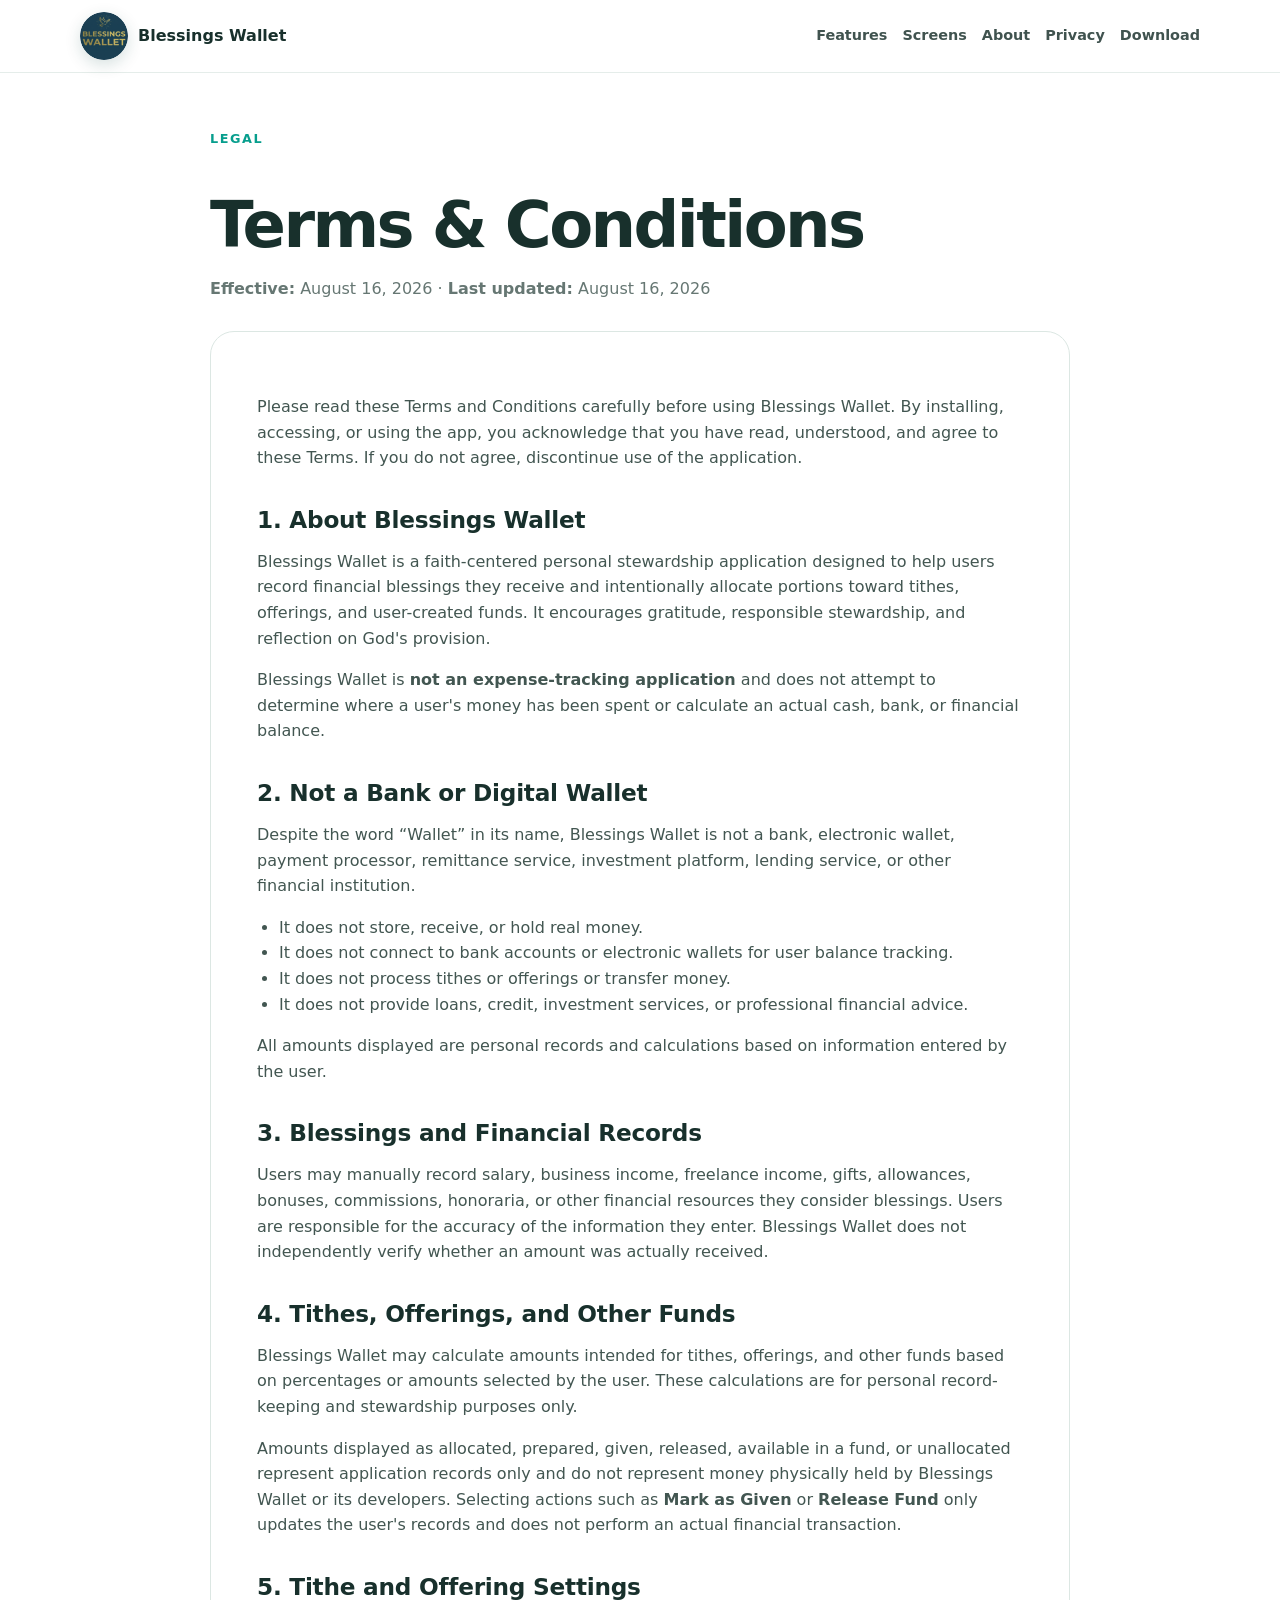
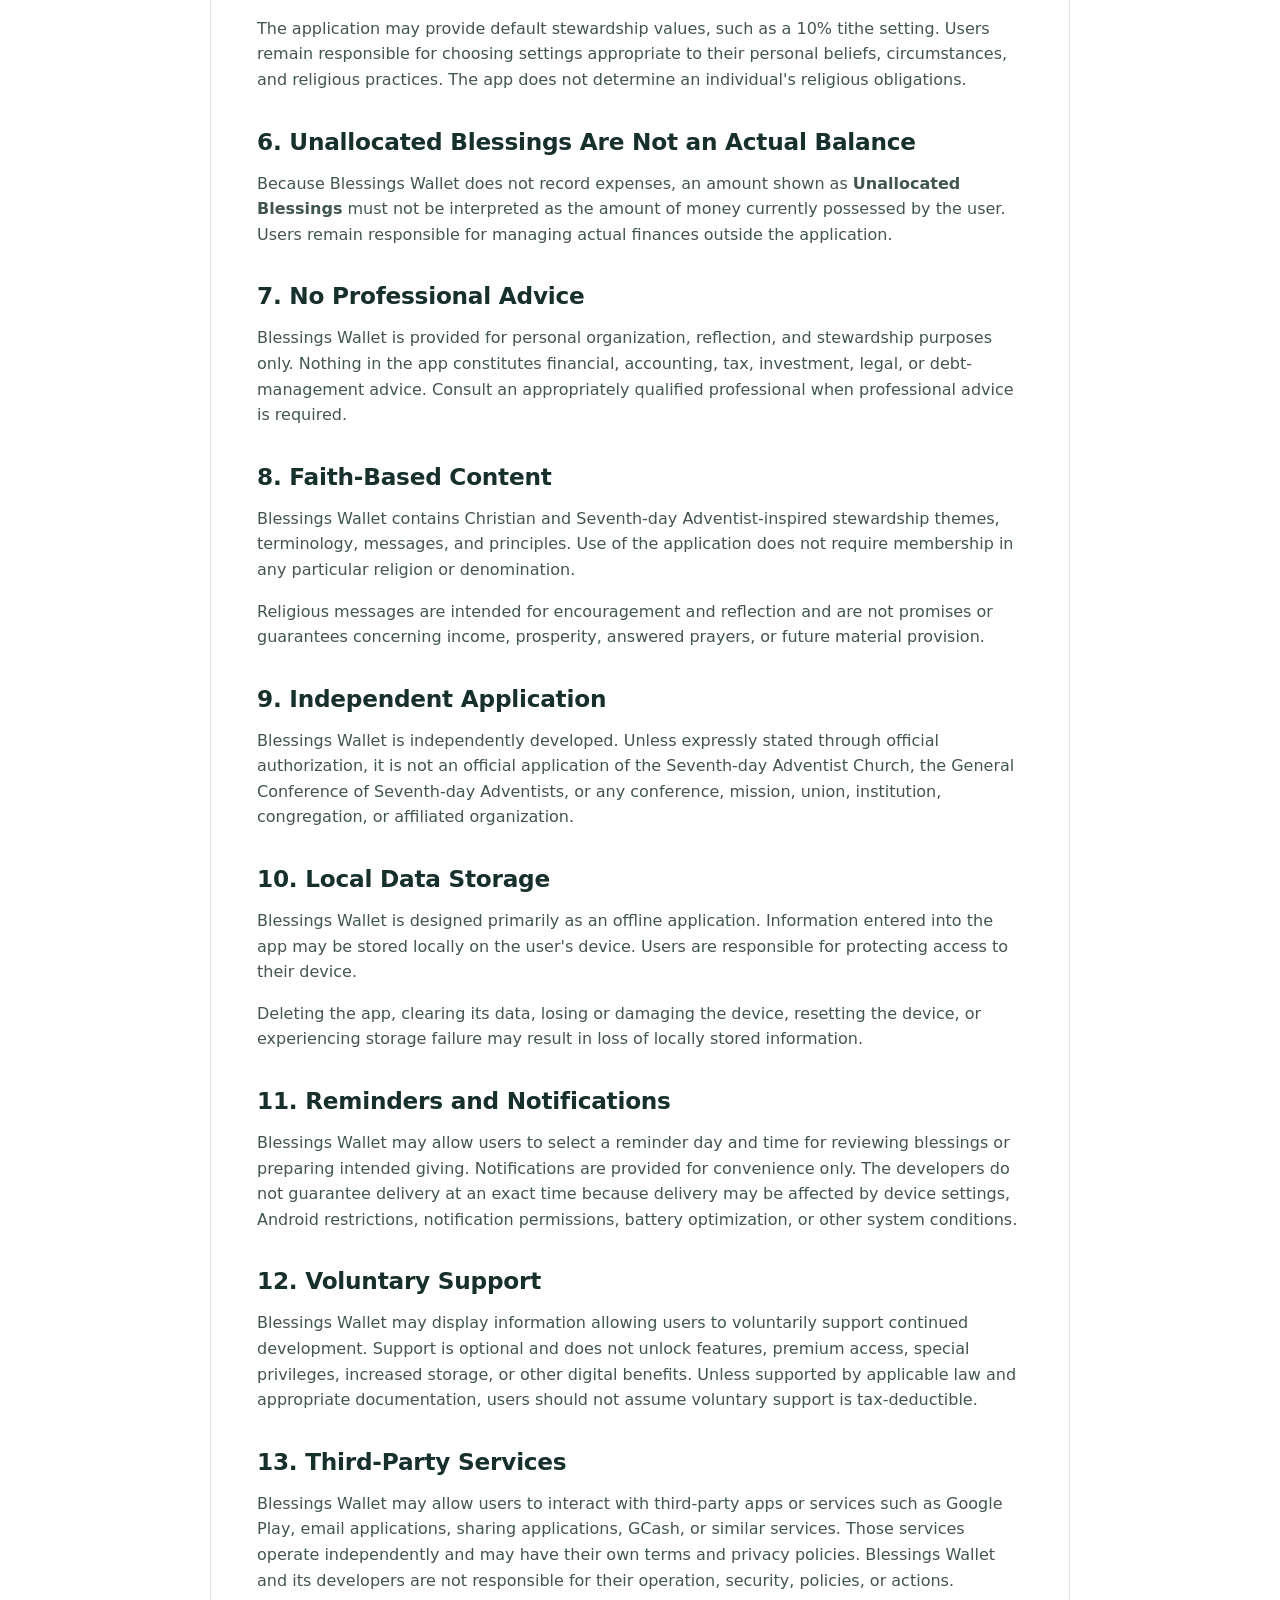
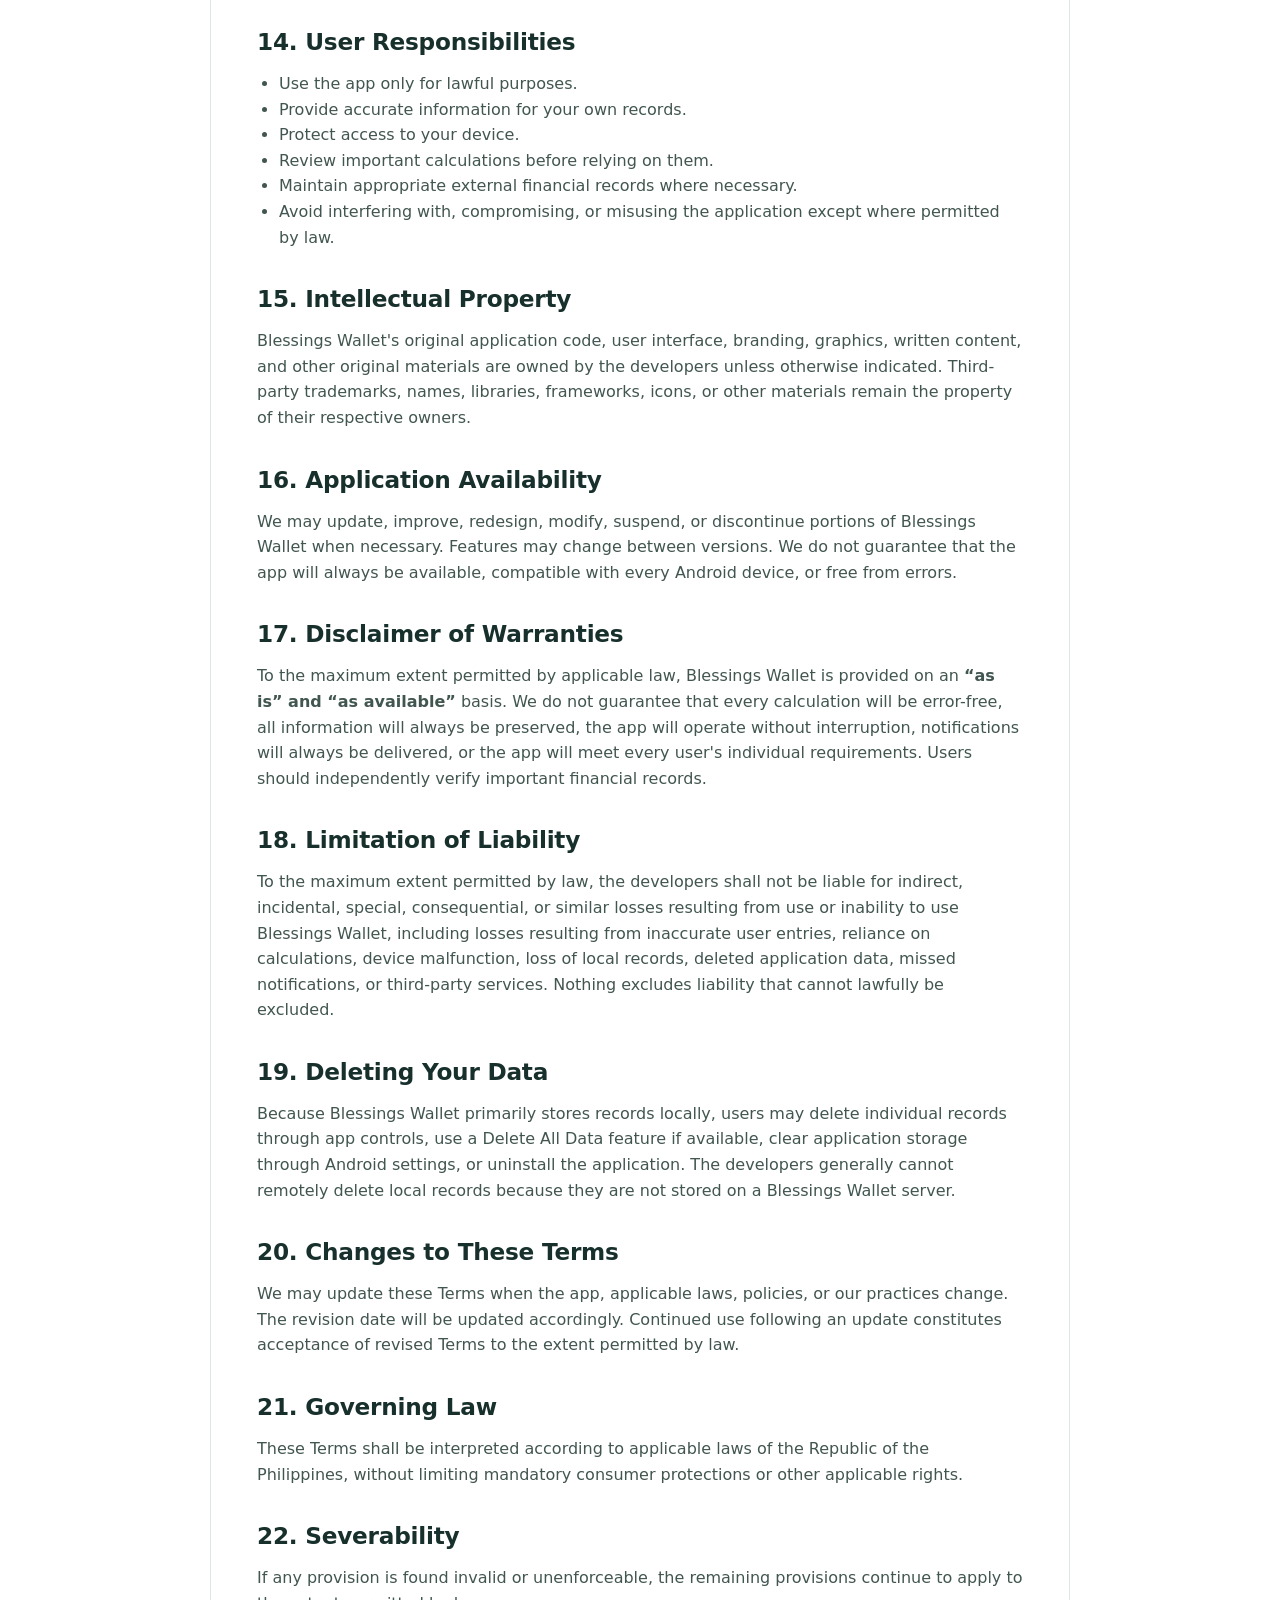
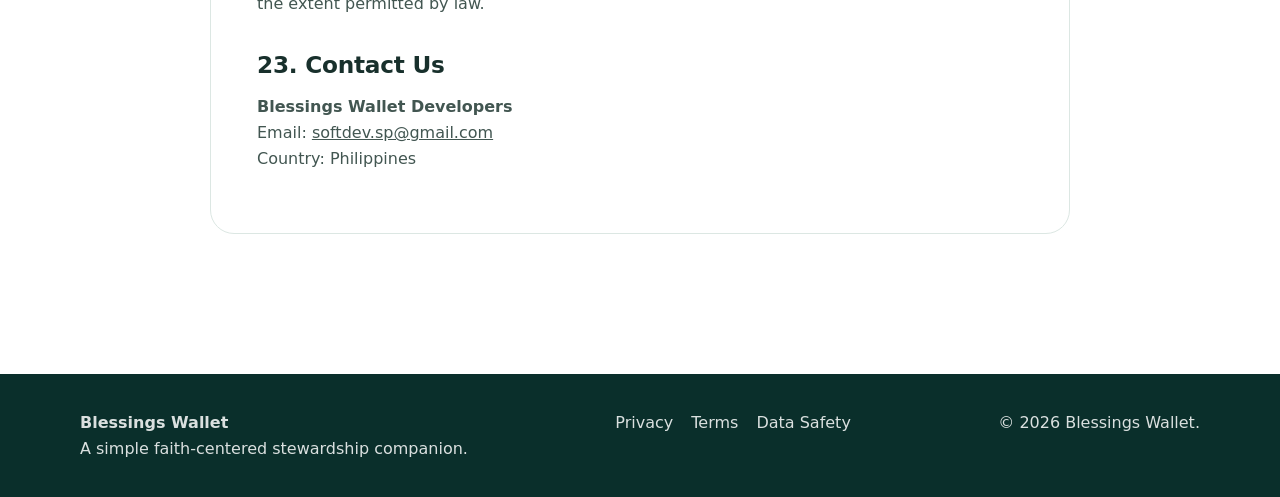
<file: terms.html>
<!doctype html>
<html lang="en">
<head>
  <meta charset="utf-8">
  <meta name="viewport" content="width=device-width,initial-scale=1">
  <meta name="theme-color" content="#08BFA9">
  <meta name="description" content="Blessings Wallet Terms and Conditions">
  <title>Terms & Conditions — Blessings Wallet</title>
  <link rel="icon" href="assets/img/blessings-wallet-logo.png" type="image/png">
  <link rel="stylesheet" href="assets/css/style.css">
</head>
<body class="legal-page">
<a class="skip-link" href="#main">Skip to content</a>
<header class="site-header">
  <div class="container nav">
    <a class="brand" href="index.html" aria-label="Blessings Wallet home">
      <img src="assets/img/blessings-wallet-logo.png" alt="Blessings Wallet logo" width="48" height="48">
      <span>Blessings Wallet</span>
    </a>
    <button class="menu-btn" data-menu type="button" aria-label="Open menu" aria-expanded="false">☰</button>
    <nav class="nav-links" data-nav aria-label="Main navigation">
      <a href="index.html#features">Features</a>
      <a href="index.html#screens">Screens</a>
      <a href="index.html#about">About</a>
      <a href="index.html#privacy">Privacy</a>
      <a href="index.html#download">Download</a>
    </nav>
  </div>
</header>
<main id="main">
  <div class="container legal-shell">
    <div class="kicker">Legal</div>
    <h1>Terms & Conditions</h1>
    <p class="meta"><strong>Effective:</strong> August 16, 2026 · <strong>Last updated:</strong> August 16, 2026</p>

    <article class="legal-content">
      <p>Please read these Terms and Conditions carefully before using Blessings Wallet. By installing, accessing, or using the app, you acknowledge that you have read, understood, and agree to these Terms. If you do not agree, discontinue use of the application.</p>

      <h2>1. About Blessings Wallet</h2>
      <p>Blessings Wallet is a faith-centered personal stewardship application designed to help users record financial blessings they receive and intentionally allocate portions toward tithes, offerings, and user-created funds. It encourages gratitude, responsible stewardship, and reflection on God's provision.</p>
      <p>Blessings Wallet is <strong>not an expense-tracking application</strong> and does not attempt to determine where a user's money has been spent or calculate an actual cash, bank, or financial balance.</p>

      <h2>2. Not a Bank or Digital Wallet</h2>
      <p>Despite the word “Wallet” in its name, Blessings Wallet is not a bank, electronic wallet, payment processor, remittance service, investment platform, lending service, or other financial institution.</p>
      <ul>
        <li>It does not store, receive, or hold real money.</li>
        <li>It does not connect to bank accounts or electronic wallets for user balance tracking.</li>
        <li>It does not process tithes or offerings or transfer money.</li>
        <li>It does not provide loans, credit, investment services, or professional financial advice.</li>
      </ul>
      <p>All amounts displayed are personal records and calculations based on information entered by the user.</p>

      <h2>3. Blessings and Financial Records</h2>
      <p>Users may manually record salary, business income, freelance income, gifts, allowances, bonuses, commissions, honoraria, or other financial resources they consider blessings. Users are responsible for the accuracy of the information they enter. Blessings Wallet does not independently verify whether an amount was actually received.</p>

      <h2>4. Tithes, Offerings, and Other Funds</h2>
      <p>Blessings Wallet may calculate amounts intended for tithes, offerings, and other funds based on percentages or amounts selected by the user. These calculations are for personal record-keeping and stewardship purposes only.</p>
      <p>Amounts displayed as allocated, prepared, given, released, available in a fund, or unallocated represent application records only and do not represent money physically held by Blessings Wallet or its developers. Selecting actions such as <strong>Mark as Given</strong> or <strong>Release Fund</strong> only updates the user's records and does not perform an actual financial transaction.</p>

      <h2>5. Tithe and Offering Settings</h2>
      <p>The application may provide default stewardship values, such as a 10% tithe setting. Users remain responsible for choosing settings appropriate to their personal beliefs, circumstances, and religious practices. The app does not determine an individual's religious obligations.</p>

      <h2>6. Unallocated Blessings Are Not an Actual Balance</h2>
      <p>Because Blessings Wallet does not record expenses, an amount shown as <strong>Unallocated Blessings</strong> must not be interpreted as the amount of money currently possessed by the user. Users remain responsible for managing actual finances outside the application.</p>

      <h2>7. No Professional Advice</h2>
      <p>Blessings Wallet is provided for personal organization, reflection, and stewardship purposes only. Nothing in the app constitutes financial, accounting, tax, investment, legal, or debt-management advice. Consult an appropriately qualified professional when professional advice is required.</p>

      <h2>8. Faith-Based Content</h2>
      <p>Blessings Wallet contains Christian and Seventh-day Adventist-inspired stewardship themes, terminology, messages, and principles. Use of the application does not require membership in any particular religion or denomination.</p>
      <p>Religious messages are intended for encouragement and reflection and are not promises or guarantees concerning income, prosperity, answered prayers, or future material provision.</p>

      <h2>9. Independent Application</h2>
      <p>Blessings Wallet is independently developed. Unless expressly stated through official authorization, it is not an official application of the Seventh-day Adventist Church, the General Conference of Seventh-day Adventists, or any conference, mission, union, institution, congregation, or affiliated organization.</p>

      <h2>10. Local Data Storage</h2>
      <p>Blessings Wallet is designed primarily as an offline application. Information entered into the app may be stored locally on the user's device. Users are responsible for protecting access to their device.</p>
      <p>Deleting the app, clearing its data, losing or damaging the device, resetting the device, or experiencing storage failure may result in loss of locally stored information.</p>

      <h2>11. Reminders and Notifications</h2>
      <p>Blessings Wallet may allow users to select a reminder day and time for reviewing blessings or preparing intended giving. Notifications are provided for convenience only. The developers do not guarantee delivery at an exact time because delivery may be affected by device settings, Android restrictions, notification permissions, battery optimization, or other system conditions.</p>

      <h2>12. Voluntary Support</h2>
      <p>Blessings Wallet may display information allowing users to voluntarily support continued development. Support is optional and does not unlock features, premium access, special privileges, increased storage, or other digital benefits. Unless supported by applicable law and appropriate documentation, users should not assume voluntary support is tax-deductible.</p>

      <h2>13. Third-Party Services</h2>
      <p>Blessings Wallet may allow users to interact with third-party apps or services such as Google Play, email applications, sharing applications, GCash, or similar services. Those services operate independently and may have their own terms and privacy policies. Blessings Wallet and its developers are not responsible for their operation, security, policies, or actions.</p>

      <h2>14. User Responsibilities</h2>
      <ul>
        <li>Use the app only for lawful purposes.</li>
        <li>Provide accurate information for your own records.</li>
        <li>Protect access to your device.</li>
        <li>Review important calculations before relying on them.</li>
        <li>Maintain appropriate external financial records where necessary.</li>
        <li>Avoid interfering with, compromising, or misusing the application except where permitted by law.</li>
      </ul>

      <h2>15. Intellectual Property</h2>
      <p>Blessings Wallet's original application code, user interface, branding, graphics, written content, and other original materials are owned by the developers unless otherwise indicated. Third-party trademarks, names, libraries, frameworks, icons, or other materials remain the property of their respective owners.</p>

      <h2>16. Application Availability</h2>
      <p>We may update, improve, redesign, modify, suspend, or discontinue portions of Blessings Wallet when necessary. Features may change between versions. We do not guarantee that the app will always be available, compatible with every Android device, or free from errors.</p>

      <h2>17. Disclaimer of Warranties</h2>
      <p>To the maximum extent permitted by applicable law, Blessings Wallet is provided on an <strong>“as is” and “as available”</strong> basis. We do not guarantee that every calculation will be error-free, all information will always be preserved, the app will operate without interruption, notifications will always be delivered, or the app will meet every user's individual requirements. Users should independently verify important financial records.</p>

      <h2>18. Limitation of Liability</h2>
      <p>To the maximum extent permitted by law, the developers shall not be liable for indirect, incidental, special, consequential, or similar losses resulting from use or inability to use Blessings Wallet, including losses resulting from inaccurate user entries, reliance on calculations, device malfunction, loss of local records, deleted application data, missed notifications, or third-party services. Nothing excludes liability that cannot lawfully be excluded.</p>

      <h2>19. Deleting Your Data</h2>
      <p>Because Blessings Wallet primarily stores records locally, users may delete individual records through app controls, use a Delete All Data feature if available, clear application storage through Android settings, or uninstall the application. The developers generally cannot remotely delete local records because they are not stored on a Blessings Wallet server.</p>

      <h2>20. Changes to These Terms</h2>
      <p>We may update these Terms when the app, applicable laws, policies, or our practices change. The revision date will be updated accordingly. Continued use following an update constitutes acceptance of revised Terms to the extent permitted by law.</p>

      <h2>21. Governing Law</h2>
      <p>These Terms shall be interpreted according to applicable laws of the Republic of the Philippines, without limiting mandatory consumer protections or other applicable rights.</p>

      <h2>22. Severability</h2>
      <p>If any provision is found invalid or unenforceable, the remaining provisions continue to apply to the extent permitted by law.</p>

      <h2>23. Contact Us</h2>
      <p><strong>Blessings Wallet Developers</strong><br>
      Email: <a data-support-email href="mailto:softdev.sp@gmail.com">softdev.sp@gmail.com</a><br>
      Country: Philippines</p>
    </article>
  </div>
</main>
<footer class="site-footer">
  <div class="container footer-inner">
    <div>
      <strong>Blessings Wallet</strong><br>
      <span>A simple faith-centered stewardship companion.</span>
    </div>
    <div class="footer-links">
      <a href="privacy.html">Privacy</a>
      <a href="terms.html">Terms</a>
      <a href="data-safety.html">Data Safety</a>
    </div>
    <div>© <span data-year></span> Blessings Wallet.</div>
  </div>
</footer>
<script src="assets/js/config.js"></script>
<script src="assets/js/main.js"></script>
</body>
</html>
</file>
<file: assets/css/style.css>
:root {
  --teal: #08bfa9;
  --teal-dark: #079e8d;
  --green: #85cf7b;
  --green-soft: #eaf7e8;
  --ink: #18302c;
  --muted: #667773;
  --surface: #ffffff;
  --surface-soft: #f5f8f7;
  --border: #dce7e3;
  --shadow: 0 18px 50px rgba(20, 70, 61, .12);
  --radius-lg: 28px;
  --radius-md: 20px;
  --radius-sm: 14px;
  --max: 1120px;
}

* { box-sizing: border-box; }
html { scroll-behavior: smooth; }
body {
  margin: 0;
  font-family: Inter, ui-sans-serif, system-ui, -apple-system, BlinkMacSystemFont, "Segoe UI", sans-serif;
  color: var(--ink);
  background: #fff;
  line-height: 1.6;
}
img { max-width: 100%; display: block; }
a { color: inherit; }
button, a { -webkit-tap-highlight-color: transparent; }
.skip-link {
  position: fixed; left: 1rem; top: -5rem; z-index: 9999;
  padding: .75rem 1rem; background: #fff; border-radius: 10px;
}
.skip-link:focus { top: 1rem; }
.container { width: min(calc(100% - 32px), var(--max)); margin-inline: auto; }

.site-header {
  position: sticky; top: 0; z-index: 1000;
  background: rgba(255,255,255,.92);
  backdrop-filter: blur(14px);
  border-bottom: 1px solid rgba(220,231,227,.75);
}
.nav {
  min-height: 72px; display: flex; align-items: center; justify-content: space-between; gap: 20px;
}
.brand { display: inline-flex; align-items: center; gap: 10px; text-decoration: none; font-weight: 800; }
.brand img {
  width: 48px;
  height: 48px;
  object-fit: cover;
  border-radius: 50%;
  box-shadow: 0 5px 16px rgba(9, 70, 63, .16);
}
.nav-links { display: flex; align-items: center; gap: 15px; }
.nav-links a { text-decoration: none; color: #40534f; font-weight: 650; font-size: .9rem; white-space: nowrap; }
.nav-links a:hover, .nav-links a:focus-visible { color: var(--teal-dark); }
.menu-btn {
  display: none; border: 0; background: var(--surface-soft); border-radius: 12px; width: 44px; height: 44px;
  font-size: 1.35rem;
}

.hero {
  overflow: hidden;
  background: linear-gradient(115deg, #05bca8 0%, #42c3aa 46%, #88cf7d 100%);
  color: #fff;
}
.hero-inner {
  min-height: 680px; display: grid; grid-template-columns: 1.08fr .92fr;
  align-items: center; gap: 70px; padding-block: 72px;
}
.eyebrow {
  display: inline-flex; align-items: center; gap: 8px; padding: 8px 13px;
  border: 1px solid rgba(255,255,255,.45); border-radius: 999px;
  background: rgba(255,255,255,.14); font-size: .88rem; font-weight: 750;
}
.hero h1 { margin: 20px 0 14px; font-size: clamp(2.7rem, 6vw, 5.2rem); line-height: .98; letter-spacing: -.045em; }
.hero p { max-width: 650px; margin: 0; font-size: clamp(1rem, 1.5vw, 1.2rem); color: rgba(255,255,255,.94); }
.hero-actions { display: flex; flex-wrap: wrap; gap: 12px; margin-top: 28px; }
.btn {
  display: inline-flex; align-items: center; justify-content: center; gap: 9px; min-height: 50px;
  padding: 0 20px; border-radius: 14px; text-decoration: none; font-weight: 800; border: 1px solid transparent;
  transition: transform .18s ease, box-shadow .18s ease, background .18s ease;
}
.btn:hover { transform: translateY(-2px); }
.btn-primary { background: #fff; color: #087e71; box-shadow: 0 10px 28px rgba(0,0,0,.12); }
.btn-secondary { color: #fff; border-color: rgba(255,255,255,.6); background: rgba(255,255,255,.1); }
.btn-teal { color: #fff; background: linear-gradient(90deg, var(--teal), var(--green)); box-shadow: 0 12px 30px rgba(8,191,169,.22); }
.btn-outline { color: var(--teal-dark); border-color: #a8ddd4; background: #fff; }
.microcopy { margin-top: 13px !important; font-size: .86rem !important; color: rgba(255,255,255,.84) !important; }

.hero-logo-wrap {
  min-height: 460px;
  display: grid;
  place-items: center;
  position: relative;
}
.hero-logo-wrap::before {
  content: "";
  position: absolute;
  width: min(410px, 82vw);
  height: min(410px, 82vw);
  border-radius: 50%;
  background: rgba(255,255,255,.12);
  filter: blur(1px);
}
.hero-logo {
  position: relative;
  width: min(360px, 72vw);
  aspect-ratio: 1;
  object-fit: cover;
  border-radius: 50%;
  box-shadow: 0 28px 70px rgba(4, 63, 57, .28);
  border: 8px solid rgba(255,255,255,.82);
}


.phone-stage { position: relative; min-height: 570px; display: grid; place-items: center; }
.phone-stage::before {
  content: ""; position: absolute; width: 420px; height: 420px; border-radius: 50%;
  background: rgba(255,255,255,.13); filter: blur(2px);
}
.phone {
  position: relative; width: min(310px, 75vw); padding: 9px; border-radius: 42px;
  background: #17201f; box-shadow: 0 30px 70px rgba(2,62,55,.34); transform: rotate(3deg);
}
.phone img { border-radius: 33px; width: 100%; }

.section { padding: 88px 0; }
.section-soft { background: var(--surface-soft); }
.section-head { max-width: 720px; margin-bottom: 38px; }
.kicker { color: var(--teal-dark); text-transform: uppercase; letter-spacing: .12em; font-weight: 850; font-size: .8rem; }
h2 { margin: 7px 0 10px; font-size: clamp(2rem, 4vw, 3.2rem); line-height: 1.12; letter-spacing: -.035em; }
h3 { line-height: 1.25; }
.lede { margin: 0; color: var(--muted); font-size: 1.05rem; }

.feature-grid { display: grid; grid-template-columns: repeat(3, 1fr); gap: 18px; }
.feature {
  background: #fff; border: 1px solid var(--border); border-radius: var(--radius-md); padding: 24px;
  box-shadow: 0 8px 28px rgba(20,70,61,.06);
}
.feature-icon {
  width: 48px; height: 48px; border-radius: 14px; display: grid; place-items: center;
  background: linear-gradient(135deg, rgba(8,191,169,.14), rgba(133,207,123,.22)); font-size: 1.35rem;
}
.feature h3 { margin: 15px 0 7px; font-size: 1.15rem; }
.feature p { margin: 0; color: var(--muted); }

.app-gallery {
  display: grid;
  grid-template-columns: repeat(3, minmax(0, 1fr));
  gap: 24px;
  align-items: start;
}
.gallery-item {
  margin: 0;
  background: #fff;
  border: 1px solid var(--border);
  border-radius: 24px;
  padding: 10px;
  box-shadow: 0 10px 30px rgba(20,70,61,.08);
}
.gallery-item img {
  width: 100%;
  aspect-ratio: 9 / 19;
  object-fit: cover;
  object-position: top;
  border-radius: 18px;
  background: var(--surface-soft);
}
.gallery-item figcaption {
  padding: 12px 8px 7px;
  text-align: center;
  font-weight: 750;
  color: #40534f;
}

.two-col { display: grid; grid-template-columns: 1fr 1fr; gap: 32px; align-items: center; }
.panel {
  border-radius: var(--radius-lg); padding: 34px; background: #fff; border: 1px solid var(--border); box-shadow: var(--shadow);
}
.panel.gradient {
  background: linear-gradient(140deg, #08bfa9, #75ca83); color: #fff; border: 0;
}
.panel.gradient p { color: rgba(255,255,255,.92); }
.checks { padding: 0; margin: 24px 0 0; list-style: none; display: grid; gap: 12px; }
.checks li { display: grid; grid-template-columns: 28px 1fr; gap: 10px; align-items: start; }
.checks li::before {
  content: "✓"; width: 24px; height: 24px; border-radius: 50%; display: grid; place-items: center;
  background: var(--green-soft); color: #0b8f79; font-weight: 900;
}
.panel.gradient .checks li::before { background: rgba(255,255,255,.18); color: #fff; }

.steps { display: grid; grid-template-columns: repeat(3, 1fr); gap: 18px; counter-reset: step; }
.step {
  counter-increment: step; padding: 26px; border: 1px solid var(--border); border-radius: var(--radius-md); background: #fff;
}
.step::before {
  content: counter(step); display: grid; place-items: center; width: 38px; height: 38px; border-radius: 12px;
  background: linear-gradient(135deg, var(--teal), var(--green)); color: #fff; font-weight: 900;
}
.step h3 { margin: 16px 0 7px; }
.step p { margin: 0; color: var(--muted); }

.quote {
  margin: 0; font-size: clamp(1.45rem, 3vw, 2.25rem); line-height: 1.35; letter-spacing: -.02em; font-weight: 750;
}
.quote small { display: block; margin-top: 14px; font-size: .95rem; font-weight: 600; opacity: .84; }

.download-card {
  display: grid; grid-template-columns: 1.2fr .8fr; gap: 30px; align-items: center;
  padding: 42px; border-radius: 32px; background: linear-gradient(115deg, #083f39, #0b7669); color: #fff;
}
.download-card p { color: rgba(255,255,255,.82); }
.download-actions { display: flex; justify-content: flex-end; flex-wrap: wrap; gap: 12px; }
.download-note { font-size: .85rem; margin-top: 12px; }

.legal-grid { display: grid; grid-template-columns: repeat(3, 1fr); gap: 18px; }
.legal-card {
  border: 1px solid var(--border); border-radius: var(--radius-md); padding: 22px; text-decoration: none; background: #fff;
}
.legal-card:hover { border-color: #9ed9cf; box-shadow: 0 12px 32px rgba(20,70,61,.08); }
.legal-card p { color: var(--muted); margin-bottom: 0; }


.legal-links {
  display: flex;
  flex-wrap: wrap;
  gap: 12px;
}
.legal-link-btn {
  min-width: 190px;
}

.site-footer {
  margin-top: 50px; padding: 36px 0; background: #0a2f2b; color: rgba(255,255,255,.85);
}
.footer-inner { display: flex; justify-content: space-between; gap: 20px; flex-wrap: wrap; }
.footer-links { display: flex; gap: 18px; flex-wrap: wrap; }
.footer-links a { color: rgba(255,255,255,.85); text-decoration: none; }

.legal-page main { padding: 56px 0 90px; }
.legal-shell { max-width: 860px; }
.legal-shell h1 { font-size: clamp(2.4rem, 5vw, 4rem); line-height: 1.05; letter-spacing: -.04em; margin-bottom: 8px; }
.legal-shell .meta { color: var(--muted); margin-bottom: 30px; }
.legal-content { background: #fff; border: 1px solid var(--border); border-radius: 24px; padding: clamp(22px, 5vw, 46px); }
.legal-content h2 { font-size: 1.45rem; margin-top: 36px; letter-spacing: -.01em; }
.legal-content h2:first-child { margin-top: 0; }
.legal-content h3 { margin-top: 26px; }
.legal-content p, .legal-content li { color: #425651; }
.legal-content ul { padding-left: 22px; }
.legal-content table { width: 100%; border-collapse: collapse; margin: 18px 0; font-size: .94rem; }
.legal-content th, .legal-content td { border: 1px solid var(--border); text-align: left; padding: 10px; vertical-align: top; }
.legal-content th { background: var(--surface-soft); }
.notice { padding: 16px 18px; background: #edf9f5; border-left: 4px solid var(--teal); border-radius: 10px; }

.toast {
  position: fixed; left: 50%; bottom: 24px; transform: translate(-50%, 20px); z-index: 2000;
  background: #122b27; color: #fff; padding: 11px 16px; border-radius: 999px;
  opacity: 0; pointer-events: none; transition: .2s ease; font-size: .9rem;
}
.toast.show { opacity: 1; transform: translate(-50%, 0); }

@media (max-width: 900px) {
  .hero-inner, .two-col, .download-card { grid-template-columns: 1fr; }
  .hero-inner { gap: 20px; padding-top: 54px; }
  .phone-stage { min-height: 500px; }
  .feature-grid, .steps, .legal-grid { grid-template-columns: repeat(2, 1fr); }
  .app-gallery { grid-template-columns: repeat(2, minmax(0, 1fr)); }
  .hero-logo-wrap { min-height: 400px; }
  .download-actions { justify-content: flex-start; }
}

@media (max-width: 720px) {
  .menu-btn { display: inline-grid; place-items: center; }
  .nav-links {
    display: none; position: absolute; top: 72px; left: 16px; right: 16px; padding: 14px;
    border: 1px solid var(--border); border-radius: 16px; background: #fff; box-shadow: var(--shadow);
    flex-direction: column; align-items: stretch;
  }
  .nav-links.open { display: flex; }
  .nav-links a { padding: 10px 12px; border-radius: 10px; }
  .nav-links a:hover { background: var(--surface-soft); }
  .hero-inner { min-height: auto; }
  .hero h1 { font-size: clamp(2.55rem, 13vw, 4rem); }
  .feature-grid, .steps, .legal-grid { grid-template-columns: 1fr; }
  .app-gallery { grid-template-columns: 1fr; max-width: 360px; margin-inline: auto; }
  .hero-logo-wrap { min-height: 350px; }
  .section { padding: 70px 0; }
  .panel { padding: 25px; }
  .download-card { padding: 28px; }
  .footer-inner { flex-direction: column; }
}

@media (max-width: 420px) {
  .container { width: min(calc(100% - 22px), var(--max)); }
  .hero-actions .btn, .download-actions .btn { width: 100%; }
  .phone { width: min(280px, 82vw); }
}
</file>
